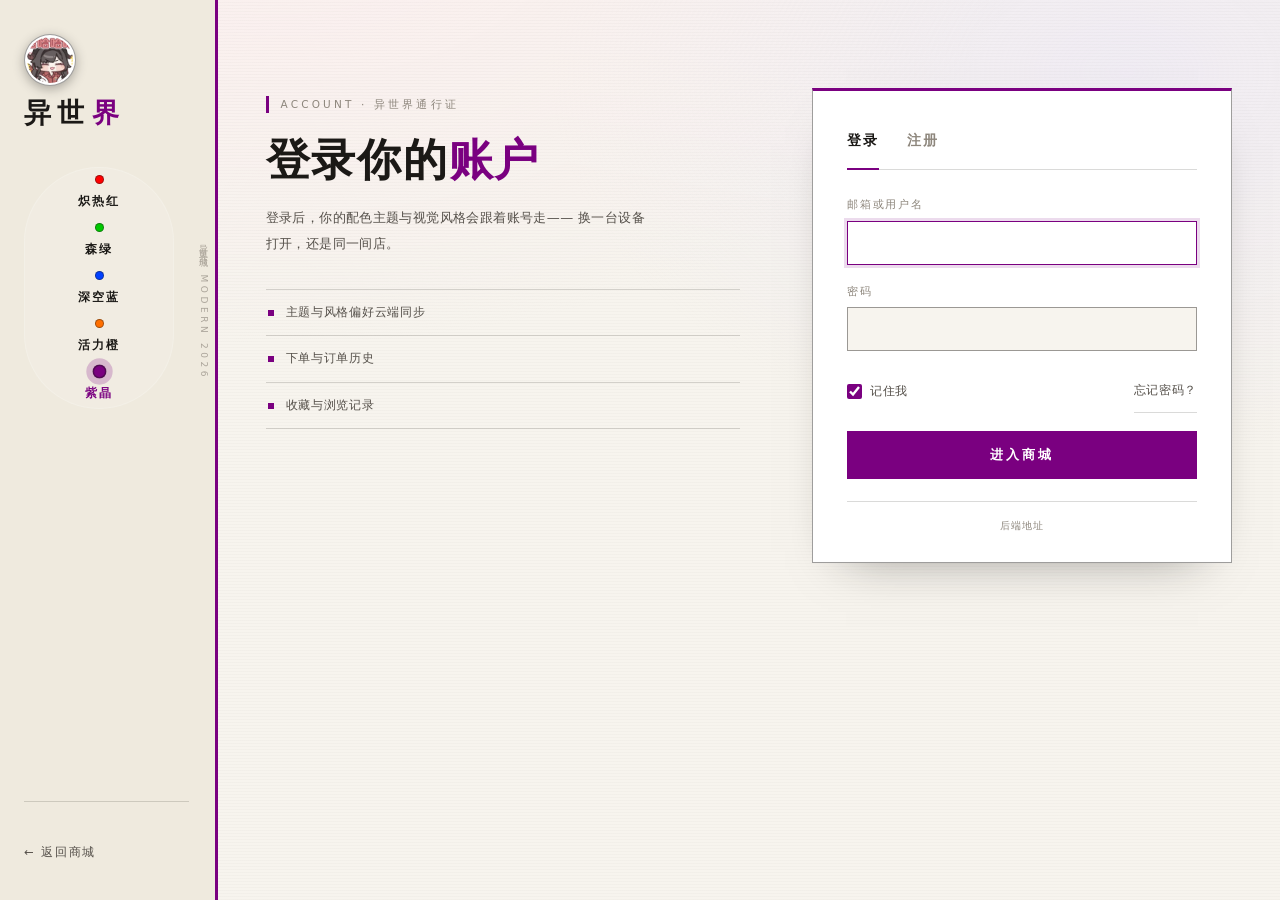
<file: admin.html>
<!DOCTYPE html>
<html lang="zh-CN">
<head>
  <meta charset="UTF-8">
  <meta name="viewport" content="width=device-width, initial-scale=1.0">
  <title>管理后台 · 异世界商城</title>
  <link rel="icon" href="favicon.svg" type="image/svg+xml">
  <link rel="stylesheet" href="css/style.css">
  <link rel="stylesheet" href="css/visual-spine.css">
  <link rel="stylesheet" href="css/admin.css">
</head>
<body class="visual-spine admin-page" data-admin-page="admin">

  <a class="skip-link" href="#adminMain">跳到后台内容</a>

  <div class="container">
    <header class="header">
      <div class="brand">
        <img src="img/red.webp" alt="" class="logo" width="52" height="52">
        <span class="brand-name">异世<span class="brand-accent">界</span></span>
      </div>

      <nav aria-label="主题切换">
        <ul class="theme-tabs" role="tablist">
          <li><button class="theme-tab" data-theme="red" type="button"><span class="swatch" style="background:#ff0000"></span><span class="label">炽热红</span></button></li>
          <li><button class="theme-tab" data-theme="green" type="button"><span class="swatch" style="background:#00c800"></span><span class="label">森绿</span></button></li>
          <li><button class="theme-tab" data-theme="blue" type="button"><span class="swatch" style="background:#0040ff"></span><span class="label">深空蓝</span></button></li>
          <li><button class="theme-tab" data-theme="orange" type="button"><span class="swatch" style="background:#ff6f00"></span><span class="label">活力橙</span></button></li>
          <li><button class="theme-tab active" data-theme="purple" type="button"><span class="swatch" style="background:#7A0080"></span><span class="label">紫晶</span></button></li>
        </ul>
      </nav>

      <p class="who-am-i" id="whoAmI">校验身份中…</p>

      <div class="auth-spine-links">
        <a href="index.html" class="auth-back">← 商城</a>
        <a href="merchant.html" class="auth-back">商家后台</a>
      </div>
    </header>

    <main class="main-content" id="adminMain">
      <section class="admin-shell">
        <header class="admin-head">
          <p class="admin-kicker">ADMIN · 管理后台</p>
          <h1 class="admin-title">账号与<span class="admin-em">权限</span></h1>
          <p class="admin-sub">
            普通用户可以下单；商家可以管理商品与发货；管理员还管用户和角色。
            角色改动立即生效，对方下次请求就会被拦或放行。
          </p>
        </header>

        <section class="admin-section">
          <h2 class="section-label">
            用户列表
            <input type="search" id="userSearch" class="search-input" placeholder="搜邮箱或用户名" maxlength="100">
          </h2>

          <div class="table-wrap">
            <table class="data-table">
              <thead>
                <tr>
                  <th scope="col">ID</th>
                  <th scope="col">用户</th>
                  <th scope="col">角色</th>
                  <th scope="col">注册</th>
                  <th scope="col">最近登录</th>
                  <th scope="col">操作</th>
                </tr>
              </thead>
              <tbody id="userRows">
                <tr><td colspan="6" class="hint">加载中…</td></tr>
              </tbody>
            </table>
          </div>
        </section>

        <section class="admin-section">
          <h2 class="section-label">权限说明</h2>
          <dl class="role-matrix">
            <div class="role-row">
              <dt>普通用户</dt>
              <dd>浏览商品、下单、声明已付款、查看自己的订单</dd>
            </div>
            <div class="role-row">
              <dt>商家</dt>
              <dd>以上全部，外加：商品上下架与库存调整、查看全部订单并点「发货」、经营统计</dd>
            </div>
            <div class="role-row">
              <dt>管理员</dt>
              <dd>以上全部，外加：用户列表、改角色、停用账号。管理员不能给自己降权。</dd>
            </div>
          </dl>
        </section>
      </section>
    </main>
  </div>

  <script src="js/theme.js?v=1" defer></script>
  <script src="js/admin.js?v=1" defer></script>
</body>
</html>
</file>
<file: css/style.css>
*, *::before, *::after {
    margin: 0;
    padding: 0;
    box-sizing: border-box;
}

:root {
    --theme-color: #7A0080;
    --theme-color-dark: #5a0060;
    --theme-color-light: #a039a6;
    --theme-color-glow: rgba(122, 0, 128, 0.45);

    --radius-xs: 4px;
    --radius-sm: 8px;
    --radius-md: 12px;
    --radius-lg: 18px;
    --radius-xl: 28px;
    --radius-pill: 999px;

    --shadow-xs: 0 1px 3px rgba(0, 0, 0, 0.06);
    --shadow-sm: 0 4px 12px rgba(0, 0, 0, 0.08);
    --shadow-md: 0 8px 24px rgba(0, 0, 0, 0.12);
    --shadow-lg: 0 16px 48px rgba(0, 0, 0, 0.18);
    --shadow-xl: 0 24px 64px rgba(0, 0, 0, 0.25);
    --shadow-glow: 0 0 0 3px rgba(255, 255, 255, 0.9), 0 6px 20px rgba(0, 0, 0, 0.35);

    --ease-out: cubic-bezier(0.22, 1, 0.36, 1);
    --ease-bounce: cubic-bezier(0.34, 1.56, 0.64, 1);
    --ease-spring: cubic-bezier(0.68, -0.55, 0.265, 1.55);

    --bg-page: #eef1f8;
    --bg-card: #ffffff;
    --bg-subtle: #f5f6fc;
    --text-primary: #0f1729;
    --text-secondary: #4b5573;
    --text-muted: #8b92a5;
    --border: #e3e6ef;
    --price-color: #e11d48;
    --badge-hot: #ef4444;
    --badge-new: #22c55e;
    --badge-sale: #f97316;
}

html {
    font-size: 16px;
    scroll-behavior: smooth;
}

body {
    font-family: -apple-system, BlinkMacSystemFont, "Segoe UI", "PingFang SC",
        "Hiragino Sans GB", "Microsoft YaHei", Roboto, "Helvetica Neue", Arial, sans-serif;
    background-color: var(--bg-page);
    min-height: 100vh;
    color: var(--text-primary);
    line-height: 1.6;
    -webkit-font-smoothing: antialiased;
    -moz-osx-font-smoothing: grayscale;
    position: relative;
    overflow-x: hidden;
}

.bg-decor {
    position: fixed;
    inset: 0;
    pointer-events: none;
    z-index: 0;
    overflow: hidden;
}

.blob {
    position: absolute;
    border-radius: 50%;
    filter: blur(80px);
    opacity: 0.35;
    animation: float-blob 18s ease-in-out infinite;
}

.blob-1 {
    width: 520px;
    height: 520px;
    background: radial-gradient(circle, var(--theme-color), transparent 70%);
    top: -160px;
    left: -120px;
    animation-delay: 0s;
}

.blob-2 {
    width: 440px;
    height: 440px;
    background: radial-gradient(circle, var(--theme-color-light), transparent 70%);
    bottom: -120px;
    right: -80px;
    animation-delay: -6s;
}

.blob-3 {
    width: 320px;
    height: 320px;
    background: radial-gradient(circle, var(--theme-color-dark), transparent 70%);
    top: 45%;
    left: 50%;
    transform: translate(-50%, -50%);
    animation-delay: -12s;
}

@keyframes float-blob {
    0%, 100% { transform: translate(0, 0) scale(1); }
    33%      { transform: translate(40px, -30px) scale(1.08); }
    66%      { transform: translate(-30px, 40px) scale(0.95); }
}

::-webkit-scrollbar {
    width: 8px;
    height: 8px;
}
::-webkit-scrollbar-track {
    background: transparent;
}
::-webkit-scrollbar-thumb {
    background: rgba(0, 0, 0, 0.18);
    border-radius: var(--radius-pill);
    border: 2px solid transparent;
    background-clip: padding-box;
}
::-webkit-scrollbar-thumb:hover {
    background: rgba(0, 0, 0, 0.32);
    background-clip: padding-box;
    border: 2px solid transparent;
}

.container {
    position: relative;
    z-index: 1;
    width: min(94%, 1240px);
    margin: 20px auto;
    border-radius: var(--radius-xl);
    background-color: var(--bg-card);
    backdrop-filter: blur(20px);
    box-shadow: var(--shadow-xl);
    overflow: visible;
    min-height: calc(100vh - 40px);
    display: flex;
    flex-direction: column;
    border: 1px solid rgba(255, 255, 255, 0.6);
}

.header, .nav, .footer {
    transition: background-color 0.35s var(--ease-out);
}

.header {
    display: flex;
    justify-content: space-between;
    align-items: center;
    padding: 14px 28px;
    gap: 20px;
    background: linear-gradient(135deg, var(--theme-color) 0%, var(--theme-color-dark) 100%);
    color: white;
    box-shadow: 0 2px 20px rgba(0, 0, 0, 0.18);
    position: relative;
    z-index: 5;
    border-radius: var(--radius-xl) var(--radius-xl) 0 0;
    overflow: hidden;
}

.brand {
    display: flex;
    align-items: center;
    gap: 12px;
}

.logo {
    height: 48px;
    width: 48px;
    border-radius: var(--radius-sm);
    object-fit: cover;
    box-shadow: 0 3px 12px rgba(0, 0, 0, 0.3), inset 0 0 0 2px rgba(255, 255, 255, 0.3);
    background: #fff;
    padding: 2px;
}

.brand-name {
    font-size: 22px;
    font-weight: 800;
    letter-spacing: -0.5px;
    color: #fff;
}

.brand-accent {
    background: linear-gradient(90deg, #fff, rgba(255, 255, 255, 0.65));
    -webkit-background-clip: text;
    background-clip: text;
    -webkit-text-fill-color: transparent;
    padding-left: 2px;
}

.theme-tabs {
    list-style: none;
    display: flex;
    gap: 8px;
    align-items: center;
    padding: 4px;
    background: rgba(255, 255, 255, 0.12);
    border-radius: var(--radius-pill);
    border: 1px solid rgba(255, 255, 255, 0.18);
}

.theme-tab {
    cursor: pointer;
    display: flex;
    flex-direction: column;
    align-items: center;
    gap: 3px;
    padding: 5px 10px;
    border-radius: var(--radius-pill);
    transition: all 0.25s var(--ease-out);
    user-select: none;
}

.theme-tab .swatch {
    width: 28px;
    height: 28px;
    border: 2px solid rgba(255, 255, 255, 0.5);
    border-radius: 50%;
    transition: all 0.3s var(--ease-bounce);
    box-shadow: 0 2px 6px rgba(0, 0, 0, 0.2);
}

.theme-tab .label {
    font-size: 10px;
    color: rgba(255, 255, 255, 0.75);
    font-weight: 600;
    white-space: nowrap;
}

.theme-tab:hover {
    background: rgba(255, 255, 255, 0.15);
}

.theme-tab:hover .swatch {
    transform: scale(1.15);
}

.theme-tab.active {
    background: rgba(255, 255, 255, 0.95);
    box-shadow: 0 4px 12px rgba(0, 0, 0, 0.2);
}

.theme-tab.active .swatch {
    transform: scale(1.2);
    border-color: transparent;
    box-shadow: 0 0 0 2px rgba(0, 0, 0, 0.1), 0 3px 10px rgba(0, 0, 0, 0.25);
}

.theme-tab.active .label {
    color: var(--theme-color-dark);
}

.red    { background-color: #ff0000; }
.green  { background-color: #00c800; }
.blue   { background-color: #0040ff; }
.orange { background-color: #ff6f00; }
.purple { background-color: #7A0080; }

.nav {
    padding: 0 28px;
    background: linear-gradient(180deg, rgba(0, 0, 0, 0.04), transparent);
    backdrop-filter: blur(14px);
    border-bottom: 1px solid var(--border);
    background-color: rgba(255, 255, 255, 0.92);
    position: sticky;
    top: 0;
    z-index: 50;
}

.hamburger {
    display: none;
    background: none;
    border: none;
    cursor: pointer;
    padding: 14px 0;
    flex-direction: column;
    gap: 5px;
}

.hamburger.active {
    background: var(--theme-color-dark);
    border-radius: 12px;
    padding: 12px 14px;
    box-shadow: 0 4px 14px rgba(0, 0, 0, 0.25);
}

.hamburger span {
    display: block;
    width: 26px;
    height: 3px;
    background-color: var(--theme-color);
    border-radius: 2px;
    transition: all 0.35s var(--ease-out);
}

.hamburger.active span:nth-child(1) {
    transform: translateY(8px) rotate(45deg);
    background-color: #fff;
}
.hamburger.active span:nth-child(2) {
    opacity: 0;
}
.hamburger.active span:nth-child(3) {
    transform: translateY(-8px) rotate(-45deg);
    background-color: #fff;
}

.nav-menu {
    list-style: none;
    display: flex;
    gap: 0;
}

.nav-item {
    position: relative;
}

.nav-link {
    display: block;
    padding: 16px 22px;
    text-decoration: none;
    color: var(--text-secondary);
    font-size: 15px;
    font-weight: 600;
    transition: color 0.25s ease, background-color 0.25s ease;
    position: relative;
}

.nav-link::after {
    content: "";
    position: absolute;
    left: 50%;
    bottom: 0;
    width: 0;
    height: 3px;
    background: linear-gradient(90deg, var(--theme-color), var(--theme-color-light));
    transform: translateX(-50%);
    transition: width 0.35s var(--ease-out);
    border-radius: 3px;
}

.nav-link:hover {
    color: var(--theme-color-dark);
    background: linear-gradient(180deg, rgba(122, 0, 128, 0.05), transparent);
}

.nav-link:hover::after {
    width: 60%;
}

.submenu {
    position: absolute;
    top: 100%;
    left: 0;
    list-style: none;
    min-width: 190px;
    background: var(--bg-card);
    border-radius: var(--radius-md);
    box-shadow: var(--shadow-lg);
    opacity: 0;
    visibility: hidden;
    transform: translateY(-12px) scale(0.96);
    transition: opacity 0.3s var(--ease-out), transform 0.3s var(--ease-spring), visibility 0.3s;
    z-index: 100;
    overflow: visible;
    border: 1px solid var(--border);
    padding: 6px;
    padding-top: 10px;
}

/* 透明桥接区：跨越导航项与子菜单之间的空隙，确保鼠标移动时 hover 不断开 */
.submenu::after {
    content: "";
    position: absolute;
    top: -10px;
    left: 0;
    right: 0;
    height: 10px;
}

.submenu::before {
    content: "";
    position: absolute;
    top: -6px;
    left: 22px;
    width: 12px;
    height: 12px;
    background: var(--bg-card);
    border-left: 1px solid var(--border);
    border-top: 1px solid var(--border);
    transform: rotate(45deg);
}

.submenu li {
    position: relative;
}

.submenu li a {
    display: block;
    padding: 10px 16px;
    text-decoration: none;
    color: var(--text-secondary);
    font-size: 14px;
    font-weight: 500;
    transition: all 0.22s var(--ease-out);
    border-radius: var(--radius-sm);
    margin: 2px 0;
}

.submenu li a:hover {
    background: linear-gradient(90deg, var(--theme-color), var(--theme-color-light));
    color: #fff;
    padding-left: 22px;
    box-shadow: 0 2px 8px rgba(122, 0, 128, 0.3);
}

.has-sub > a::after {
    content: "›";
    float: right;
    font-size: 16px;
    opacity: 0.6;
    line-height: 1;
    transition: transform 0.25s ease;
}

.nav-item:hover > .submenu {
    opacity: 1;
    visibility: visible;
    transform: translateY(0) scale(1);
}

.submenu .submenu-level2 {
    top: -6px;
    left: calc(100% + 8px);
    transform: translateX(-12px) scale(0.96);
}

.submenu .submenu-level2::before {
    top: 16px;
    left: -6px;
    border-left: none;
    border-top: none;
    border-right: 1px solid var(--border);
    border-bottom: 1px solid var(--border);
}

.submenu .has-sub:hover > .submenu-level2 {
    opacity: 1;
    visibility: visible;
    transform: translateX(0) scale(1);
}

.main-content {
    flex: 1;
    display: flex;
    flex-direction: column;
    background: linear-gradient(180deg, rgba(245, 246, 252, 0.5) 0%, var(--bg-subtle) 100%);
}

.hero {
    position: relative;
    padding: 48px 36px;
    margin: 28px 28px 0;
    border-radius: var(--radius-lg);
    overflow: hidden;
    background: linear-gradient(135deg,
        var(--theme-color-dark) 0%,
        var(--theme-color) 50%,
        var(--theme-color-light) 100%);
    box-shadow: 0 12px 40px var(--theme-color-glow);
    color: #fff;
    isolation: isolate;
}

.hero::before {
    content: "";
    position: absolute;
    inset: 0;
    background-image:
        radial-gradient(circle at 20% 30%, rgba(255, 255, 255, 0.15) 0%, transparent 45%),
        radial-gradient(circle at 80% 70%, rgba(255, 255, 255, 0.1) 0%, transparent 40%);
    z-index: -1;
}

.hero-inner {
    position: relative;
    z-index: 2;
    max-width: 68%;
}

.hero-tag {
    display: inline-block;
    padding: 6px 14px;
    background: rgba(255, 255, 255, 0.2);
    border-radius: var(--radius-pill);
    font-size: 12px;
    font-weight: 700;
    letter-spacing: 1px;
    margin-bottom: 14px;
    border: 1px solid rgba(255, 255, 255, 0.3);
    backdrop-filter: blur(8px);
}

.hero-title {
    font-size: clamp(26px, 4vw, 42px);
    font-weight: 800;
    line-height: 1.2;
    letter-spacing: -0.5px;
    margin-bottom: 14px;
    text-shadow: 0 2px 10px rgba(0, 0, 0, 0.15);
}

.hero-highlight {
    background: linear-gradient(90deg, #fff5a0, #ffffff);
    -webkit-background-clip: text;
    background-clip: text;
    -webkit-text-fill-color: transparent;
    position: relative;
}

.hero-highlight::after {
    content: "";
    position: absolute;
    left: 0;
    bottom: 2px;
    width: 100%;
    height: 4px;
    background: rgba(255, 255, 255, 0.4);
    border-radius: 2px;
}

.hero-desc {
    font-size: 15px;
    opacity: 0.9;
    line-height: 1.7;
}

.hero-cta {
    margin-top: 18px;
    padding: 12px 32px;
    font-size: 15px;
    font-weight: 700;
    color: #fff;
    background: linear-gradient(135deg, var(--theme-color, #7A0080), var(--theme-color-dark, #5a0060));
    border: none;
    border-radius: 50px;
    cursor: pointer;
    box-shadow: 0 4px 16px rgba(122, 0, 128, 0.35);
    transition: transform 0.2s ease, box-shadow 0.25s ease;
    letter-spacing: 1px;
}

.hero-cta:hover {
    transform: translateY(-2px);
    box-shadow: 0 8px 24px rgba(122, 0, 128, 0.45);
}

.hero-cta:active {
    transform: scale(0.96);
}

.hero-orb {
    position: absolute;
    right: -40px;
    top: 50%;
    transform: translateY(-50%);
    width: 280px;
    height: 280px;
    border-radius: 50%;
    background: radial-gradient(circle at 30% 30%, rgba(255, 255, 255, 0.4), rgba(255, 255, 255, 0.05) 60%, transparent 75%);
    box-shadow: inset 0 0 60px rgba(255, 255, 255, 0.2);
    animation: orb-pulse 4s ease-in-out infinite;
    z-index: 1;
}

@keyframes orb-pulse {
    0%, 100% { transform: translateY(-50%) scale(1); opacity: 0.8; }
    50%      { transform: translateY(-50%) scale(1.08); opacity: 1; }
}

.filter-bar {
    padding: 0 28px;
    margin-top: 24px;
}

.content-tabs {
    list-style: none;
    display: flex;
    gap: 6px;
    padding: 6px;
    background: rgba(0, 0, 0, 0.04);
    border-radius: var(--radius-pill);
    width: fit-content;
    border: 1px solid rgba(0, 0, 0, 0.06);
}

.content-tab {
    padding: 10px 22px;
    cursor: pointer;
    font-size: 14px;
    font-weight: 600;
    color: var(--text-secondary);
    border-radius: var(--radius-pill);
    transition: all 0.3s var(--ease-out);
    user-select: none;
    white-space: nowrap;
    position: relative;
}

.content-tab:hover {
    color: var(--theme-color-dark);
    background: rgba(122, 0, 128, 0.06);
}

.content-tab.active {
    color: #fff;
    background: linear-gradient(135deg, var(--theme-color), var(--theme-color-light));
    box-shadow: 0 4px 16px var(--theme-color-glow);
    transform: translateY(-1px);
}

.content-panels {
    list-style: none;
    padding: 24px 28px 36px;
    flex: 1;
}

.content-panel {
    display: none;
    animation: panel-in 0.4s var(--ease-out);
}

.content-panel.active {
    display: block;
}

@keyframes panel-in {
    from { opacity: 0; transform: translateY(14px); }
    to   { opacity: 1; transform: translateY(0); }
}

.content-panel h2 {
    font-size: 22px;
    font-weight: 700;
    color: var(--text-primary);
    margin-bottom: 20px;
    display: flex;
    align-items: center;
    gap: 10px;
}

.content-panel h2::after {
    content: "";
    flex: 1;
    height: 2px;
    background: linear-gradient(90deg, var(--border), transparent);
}

.product-list {
    list-style: none;
    display: grid;
    grid-template-columns: repeat(auto-fill, minmax(220px, 1fr));
    gap: 18px;
}

.product-item {
    position: relative;
    border-radius: var(--radius-md);
    padding: 24px 18px 20px;
    text-align: center;
    background: var(--bg-card);
    border: 1px solid var(--border);
    transition: transform 0.35s var(--ease-out), box-shadow 0.35s var(--ease-out), border-color 0.3s ease;
    cursor: pointer;
    overflow: visible;
}

.product-item::before {
    content: "";
    position: absolute;
    inset: 0;
    border-radius: inherit;
    background: linear-gradient(145deg, rgba(122, 0, 128, 0.06), transparent 50%);
    opacity: 0;
    transition: opacity 0.35s ease;
    pointer-events: none;
}

.product-item:hover {
    transform: translateY(-8px);
    box-shadow: 0 20px 48px rgba(0, 0, 0, 0.14), 0 0 0 1px var(--theme-color-light);
    border-color: transparent;
}

.product-item:hover::before {
    opacity: 1;
}

.product-item.rank-1 {
    border-color: rgba(239, 68, 68, 0.3);
    box-shadow: 0 4px 16px rgba(239, 68, 68, 0.12);
}
.product-item.rank-2 {
    border-color: rgba(148, 163, 184, 0.4);
}
.product-item.rank-3 {
    border-color: rgba(249, 115, 22, 0.3);
}

.product-item.on-sale {
    border-color: var(--badge-sale);
    background: linear-gradient(160deg, rgba(249, 115, 22, 0.05), var(--bg-card));
}

.product-badge {
    position: absolute;
    top: -10px;
    left: 50%;
    transform: translateX(-50%);
    padding: 3px 12px;
    font-size: 11px;
    font-weight: 700;
    color: #fff;
    border-radius: var(--radius-pill);
    background: var(--badge-hot);
    box-shadow: 0 3px 10px rgba(0, 0, 0, 0.2);
    letter-spacing: 0.5px;
}

.product-badge.new { background: var(--badge-new); }
.product-badge.sale { background: var(--badge-sale); }

.rank-badge {
    position: absolute;
    top: 10px;
    right: 10px;
    font-size: 22px;
    filter: drop-shadow(0 2px 4px rgba(0, 0, 0, 0.2));
}

.product-img {
    font-size: 64px;
    margin: 4px 0 14px;
    transition: transform 0.4s var(--ease-bounce);
    line-height: 1;
    display: flex;
    align-items: center;
    justify-content: center;
}

/* 二次元商品图：统一圆角 + 柔和投影，悬停时随卡片一起弹动 */
.product-img img {
    display: block;
    width: 132px;
    height: 132px;
    object-fit: cover;
    border-radius: 16px;
    box-shadow: 0 6px 18px rgba(0, 0, 0, 0.12);
    transition: box-shadow 0.35s var(--ease-out);
}

.product-item:hover .product-img img {
    box-shadow: 0 10px 26px rgba(0, 0, 0, 0.18);
}

.product-item:hover .product-img {
    transform: scale(1.08) rotate(-3deg);
}

.product-name {
    font-size: 15px;
    font-weight: 600;
    color: var(--text-primary);
    margin-bottom: 6px;
}

.product-meta {
    font-size: 12px;
    color: var(--text-muted);
    margin-bottom: 10px;
}

.product-price {
    font-size: 20px;
    font-weight: 800;
    color: var(--price-color);
}

.product-price data {
    text-decoration: none;
}

.footer {
    background: linear-gradient(135deg, var(--theme-color-dark), var(--theme-color));
    color: rgba(255, 255, 255, 0.9);
    padding: 20px 28px;
    font-size: 13px;
    text-align: center;
    border-radius: 0 0 var(--radius-xl) var(--radius-xl);
    overflow: hidden;
}

.footer-inner {
    display: flex;
    align-items: center;
    justify-content: center;
    gap: 12px;
    flex-wrap: wrap;
}

.footer-divider {
    opacity: 0.6;
}

#debugToggle {
    position: fixed;
    right: 24px;
    bottom: 24px;
    width: 54px;
    height: 54px;
    border-radius: 50%;
    border: none;
    background: linear-gradient(135deg, var(--theme-color), var(--theme-color-dark));
    color: #fff;
    font-size: 22px;
    cursor: pointer;
    box-shadow: var(--shadow-lg);
    transition: all 0.3s var(--ease-out);
    z-index: 9999;
}

#debugToggle:hover {
    transform: scale(1.1) rotate(6deg);
    box-shadow: 0 12px 32px var(--theme-color-glow);
}

#debugToggle:active {
    transform: scale(0.95);
}

body.mobile-view .container {
    max-width: 420px;
    margin: 10px auto;
    width: 96%;
    border-radius: var(--radius-lg);
}

body.mobile-view .header {
    padding: 12px 16px;
}

body.mobile-view .brand-name {
    display: none;
}

body.mobile-view .theme-tabs {
    gap: 4px;
    flex: 1;
    min-width: 0;
    padding: 3px;
}

body.mobile-view .theme-tab {
    padding: 3px 6px;
}

body.mobile-view .theme-tab .swatch {
    width: 24px;
    height: 24px;
}

body.mobile-view .theme-tab .label {
    display: none;
}

body.mobile-view .nav {
    padding: 0 16px;
    display: flex;
    flex-direction: column;
    align-items: stretch;
}

body.mobile-view .hamburger {
    display: flex;
    align-self: flex-end;
}

body.mobile-view .nav.open .nav-menu {
    display: flex;
    flex: 1;
}

body.mobile-view .nav-menu {
    display: none;
    flex-direction: column;
    background: var(--theme-color-dark);
    padding: 4px 16px 16px;
    overflow-y: auto;
}

body.mobile-view .nav-menu .nav-link {
    color: #fff;
    padding: 14px 0;
    font-size: 15px;
}

body.mobile-view .nav-menu .nav-link::after {
    background: #fff;
}

body.mobile-view .nav-menu .nav-item {
    border-bottom: 1px solid rgba(255, 255, 255, 0.15);
}

body.mobile-view .nav-menu .nav-item:last-child {
    border-bottom: none;
}

body.mobile-view .nav-menu .submenu {
    display: none;
    position: static;
    opacity: 1;
    visibility: visible;
    transform: none;
    box-shadow: none;
    min-width: 0;
    background: rgba(0, 0, 0, 0.2);
    border-radius: 0;
    border: none;
    padding: 0;
    margin: 0 -16px;
}

body.mobile-view .nav-menu .nav-item.expanded > .submenu {
    display: block;
}

body.mobile-view .nav-menu .submenu::before {
    display: none;
}

body.mobile-view .nav-menu .submenu li a {
    color: rgba(255, 255, 255, 0.85);
    padding: 12px 16px 12px 32px;
    font-size: 14px;
    background: none;
    margin: 0;
    border-radius: 0;
}

body.mobile-view .nav-menu .submenu li a:hover {
    background: rgba(255, 255, 255, 0.1);
    color: #fff;
    padding-left: 40px;
    box-shadow: none;
}

body.mobile-view .nav-menu .submenu .submenu-level2 {
    display: none;
    position: static;
    transform: none;
    background: rgba(0, 0, 0, 0.35);
    margin: 0 -16px;
}

body.mobile-view .nav-menu .has-sub.expanded > .submenu-level2 {
    display: block;
}

body.mobile-view .nav-menu .submenu .submenu-level2::before {
    display: none;
}

body.mobile-view .nav-menu .submenu .submenu-level2 li a {
    padding: 12px 16px 12px 48px;
}

body.mobile-view .nav-menu .has-sub > a::after {
    content: "▾";
    float: none;
    margin-left: 8px;
}

body.mobile-view .hero {
    padding: 28px 20px;
    margin: 16px 16px 0;
}

body.mobile-view .hero-inner {
    max-width: 100%;
}

body.mobile-view .hero-orb {
    width: 180px;
    height: 180px;
    opacity: 0.5;
    right: -30px;
}

body.mobile-view .filter-bar {
    padding: 0 16px;
}

body.mobile-view .content-tabs {
    width: 100%;
    overflow-x: auto;
    flex-wrap: nowrap;
    -webkit-overflow-scrolling: touch;
}

body.mobile-view .content-tab {
    padding: 8px 16px;
    font-size: 13px;
    flex-shrink: 0;
}

body.mobile-view .content-panels {
    padding: 20px 16px 28px;
}

body.mobile-view .product-list {
    grid-template-columns: repeat(2, 1fr);
    gap: 12px;
}

body.mobile-view .product-item {
    padding: 18px 12px 16px;
}

body.mobile-view .product-img {
    font-size: 48px;
}

body.mobile-view .product-img img {
    width: 96px;
    height: 96px;
    border-radius: 14px;
}

body.mobile-view .product-price {
    font-size: 17px;
}

@media (max-width: 768px) {
    .header {
        padding: 12px 16px;
    }

    .brand-name {
        display: none;
    }

    .theme-tabs {
        gap: 4px;
        flex: 1;
        min-width: 0;
        padding: 3px;
    }

    .theme-tab .swatch {
        width: 24px;
        height: 24px;
    }

    .theme-tab .label {
        display: none;
    }

    .nav {
        padding: 0 16px;
        display: flex;
        flex-direction: column;
        align-items: stretch;
    }

    .hamburger {
        display: flex;
        align-self: flex-end;
    }

    .nav.open .nav-menu {
        display: flex;
        flex: 1;
    }

    .nav-menu {
        display: none;
        flex-direction: column;
        background: var(--theme-color-dark);
        padding: 4px 16px 16px;
        overflow-y: auto;
    }

    .nav-menu .nav-link {
        color: #fff;
        padding: 14px 0;
    }

    .nav-menu .nav-link::after {
        background: #fff;
    }

    .nav-menu .nav-item {
        border-bottom: 1px solid rgba(255, 255, 255, 0.15);
    }

    .nav-menu .nav-menu .nav-item:last-child {
        border-bottom: none;
    }

    .nav-menu .submenu {
        display: none;
        position: static;
        opacity: 1;
        visibility: visible;
        transform: none;
        box-shadow: none;
        min-width: 0;
        background: rgba(0, 0, 0, 0.2);
        border-radius: 0;
        border: none;
        padding: 0;
        margin: 0 -16px;
    }

    .nav-menu .nav-item.expanded > .submenu {
        display: block;
    }

    .nav-menu .submenu::before {
        display: none;
    }

    .nav-menu .submenu li a {
        color: rgba(255, 255, 255, 0.85);
        padding: 12px 16px 12px 32px;
        font-size: 14px;
        background: none;
        margin: 0;
        border-radius: 0;
    }

    .nav-menu .submenu li a:hover {
        background: rgba(255, 255, 255, 0.1);
        color: #fff;
        padding-left: 40px;
        box-shadow: none;
    }

    .nav-menu .submenu .submenu-level2 {
        display: none;
        position: static;
        transform: none;
        background: rgba(0, 0, 0, 0.35);
        margin: 0 -16px;
    }

    .nav-menu .has-sub.expanded > .submenu-level2 {
        display: block;
    }

    .nav-menu .submenu .submenu-level2::before {
        display: none;
    }

    .nav-menu .submenu .submenu-level2 li a {
        padding: 12px 16px 12px 48px;
    }

    .nav-menu .has-sub > a::after {
        content: "▾";
        float: none;
        margin-left: 8px;
    }

    .hero {
        padding: 28px 20px;
        margin: 16px 16px 0;
    }

    .hero-orb {
        width: 180px;
        height: 180px;
        opacity: 0.5;
        right: -30px;
    }

    .filter-bar {
        padding: 0 16px;
    }

    .content-tabs {
        width: 100%;
        overflow-x: auto;
        flex-wrap: nowrap;
    }

    .content-tab {
        padding: 8px 16px;
        font-size: 13px;
        flex-shrink: 0;
    }

    .content-panels {
        padding: 20px 16px 28px;
    }

    .product-list {
        grid-template-columns: repeat(2, 1fr);
        gap: 12px;
    }

    .product-item {
        padding: 18px 12px 16px;
    }

    .product-img {
        font-size: 48px;
    }

    .product-img img {
        width: 104px;
        height: 104px;
        border-radius: 14px;
    }
}

/* ====== 图片走马灯（水平无缝滚动） ====== */
.carousel-section {
    padding: 0 28px;
    margin-top: 24px;
}

.carousel-header {
    display: flex;
    align-items: center;
    justify-content: space-between;
    margin-bottom: 12px;
}

.carousel-title {
    font-size: 18px;
    font-weight: 700;
    color: var(--text-primary);
    position: relative;
    padding-left: 14px;
}

.carousel-title::before {
    content: "";
    position: absolute;
    left: 0;
    top: 50%;
    transform: translateY(-50%);
    width: 4px;
    height: 18px;
    border-radius: 2px;
    background: linear-gradient(180deg, var(--theme-color), var(--theme-color-dark));
}

.carousel-hint {
    font-size: 12px;
    color: var(--text-muted);
    letter-spacing: 1px;
}

.carousel-window {
    width: 100%;
    height: 180px;
    overflow: hidden;
    border-radius: var(--radius-md);
    border: 1px solid var(--border);
    background: var(--bg-card);
    box-shadow: var(--shadow-sm);
}

#carouselList {
    list-style: none;
    padding: 0;
    margin: 0;
    display: flex;
    flex-direction: row;
    align-items: center;
    flex-shrink: 0;
    will-change: transform;
}

#carouselList>li {
    padding: 0 12px;
    flex-shrink: 0;
}

#carouselList>li img {
    width: 220px;
    height: 150px;
    object-fit: cover;
    border-radius: var(--radius-sm);
    display: block;
    box-shadow: var(--shadow-xs);
    transition: transform 0.3s var(--ease-bounce), box-shadow 0.3s var(--ease-out);
    border: 2px solid rgba(255, 255, 255, 0.6);
}

#carouselList>li img:hover {
    transform: scale(1.06) translateY(-3px);
    box-shadow: 0 10px 24px rgba(0, 0, 0, 0.18);
    border-color: var(--theme-color);
}

@media (max-width: 768px) {
    .carousel-section {
        padding: 0 16px;
    }
    .carousel-window {
        height: 140px;
    }
    #carouselList>li img {
        width: 160px;
        height: 110px;
    }
}
/* ==========================================================================
   可访问性与性能基线（增量追加，不改动任何既有规则）
   ========================================================================== */

/* 键盘焦点必须可见（WCAG 2.4.7） */
:focus-visible {
    outline: 2px solid var(--theme-color);
    outline-offset: 3px;
    border-radius: 4px;
}

/* 深色风格下焦点环需与背景有 3:1 对比 */
body.visual-gacha :focus-visible,
body.visual-editorial :focus-visible {
    outline-color: #ffd93d;
}

/* 尊重系统的"减少动效"设置（WCAG 2.3.3） */
@media (prefers-reduced-motion: reduce) {
    *,
    *::before,
    *::after {
        animation-duration: .01ms !important;
        animation-iteration-count: 1 !important;
        transition-duration: .01ms !important;
        scroll-behavior: auto !important;
    }
    .carousel-window ul,
    .banner-track {
        transform: none !important;
    }
}

/* 跳转链接：键盘用户可跳过重复导航（WCAG 2.4.1） */
.skip-link {
    position: absolute;
    left: 12px;
    top: -60px;
    z-index: 999;
    padding: 12px 20px;
    background: var(--theme-color);
    color: #fff;
    font-weight: 700;
    border-radius: 0 0 8px 8px;
    text-decoration: none;
    transition: top .2s ease;
}

.skip-link:focus {
    top: 0;
}

/* 屏幕阅读器专用文本 */
.visually-hidden {
    position: absolute;
    width: 1px;
    height: 1px;
    padding: 0;
    margin: -1px;
    overflow: hidden;
    clip: rect(0, 0, 0, 0);
    white-space: nowrap;
    border: 0;
}

/* ==========================================================================
   账户区（header 内）：未登录显示「登录」，登录后显示用户名 + 登出
   各视觉风格通过 --theme-color 自动换色，无需逐套覆盖
   ========================================================================== */
.user-area {
    display: flex;
    align-items: center;
    gap: 10px;
    margin-left: 6px;
    flex-shrink: 0;
}

.user-entry {
    display: inline-flex;
    align-items: center;
    justify-content: center;
    min-height: 40px;
    padding: 0 18px;
    border: 1px solid color-mix(in srgb, currentColor 42%, transparent);
    border-radius: 999px;
    color: inherit;
    opacity: .9;
    font-family: "PingFang SC", "Microsoft YaHei", system-ui, sans-serif;
    font-size: 13px;
    letter-spacing: .08em;
    text-decoration: none;
    transition: background-color .2s ease, color .2s ease;
}

.user-entry:hover,
.user-entry:focus-visible {
    background: color-mix(in srgb, currentColor 14%, transparent);
    border-color: color-mix(in srgb, currentColor 70%, transparent);
    opacity: 1;
}

.user-name {
    max-width: 140px;
    overflow: hidden;
    text-overflow: ellipsis;
    white-space: nowrap;
    color: inherit;
    opacity: .88;
    font-family: "PingFang SC", "Microsoft YaHei", system-ui, sans-serif;
    font-size: 13px;
    letter-spacing: .04em;
}

.user-logout {
    min-height: 40px;
    padding: 0 14px;
    border: 1px solid color-mix(in srgb, currentColor 34%, transparent);
    border-radius: 999px;
    background: transparent;
    color: inherit;
    opacity: .85;
    font-family: "PingFang SC", "Microsoft YaHei", system-ui, sans-serif;
    font-size: 12px;
    letter-spacing: .1em;
    cursor: pointer;
    transition: background-color .2s ease, border-color .2s ease;
}

.user-logout:hover {
    background: color-mix(in srgb, currentColor 14%, transparent);
    border-color: color-mix(in srgb, currentColor 65%, transparent);
    opacity: 1;
}

@media (max-width: 720px) {
    .user-name { max-width: 84px; font-size: 12px; }
    .user-entry { padding: 0 12px; min-height: 36px; font-size: 12px; }
    .user-logout { min-height: 36px; padding: 0 10px; font-size: 11px; }
}
/* 登录后账户区的功能链接（我的订单 / 商家后台 / 管理后台） */
.user-link {
    display: inline-flex;
    align-items: center;
    justify-content: center;
    min-height: 40px;
    padding: 0 14px;
    border: 1px solid color-mix(in srgb, currentColor 30%, transparent);
    border-radius: 999px;
    color: inherit;
    opacity: .88;
    font-family: "PingFang SC", "Microsoft YaHei", system-ui, sans-serif;
    font-size: 12.5px;
    letter-spacing: .08em;
    text-decoration: none;
    white-space: nowrap;
    transition: background-color .2s ease, border-color .2s ease, color .2s ease;
}

.user-link:hover,
.user-link:focus-visible {
    background: color-mix(in srgb, currentColor 14%, transparent);
    border-color: color-mix(in srgb, currentColor 70%, transparent);
    opacity: 1;
}

.user-link.is-role,
.user-link.is-admin {
    border-color: color-mix(in srgb, currentColor 55%, transparent);
    font-weight: 600;
    opacity: 1;
}

@media (max-width: 720px) {
    .user-link { min-height: 36px; padding: 0 10px; font-size: 11.5px; }
}
/* 账户区加进来后 header 容易挤爆：品牌名不换行，账户区允许折到下一行 */
.header .brand-name {
    white-space: nowrap;
}

.user-area {
    flex-wrap: wrap;
    justify-content: flex-end;
}

/* 空间紧张时整组换行，而不是把品牌名压断 */
.header {
    flex-wrap: wrap;
    row-gap: 10px;
}

/* 折行后账户区靠右，避免落到品牌下方的左侧 */
.user-area {
    margin-left: auto;
}


/* hero「立即抢购」点击后，商品区筛选栏短暂高亮，提示用户在这里选商品 */
.filter-bar.is-hint {
    animation: hintPulse 1.8s ease;
}

@keyframes hintPulse {
    0%, 100% { box-shadow: none; }
    20% { box-shadow: 0 0 0 3px var(--theme-color, #7A0080); }
    60% { box-shadow: 0 0 0 3px var(--theme-color, #7A0080); }
}


/* ==========================================================================
   图片加载失败兜底
   穿透/弱网下偶尔有图拉不下来，<img> 失败会留一块纯白，比没图更难看。
   给失败态一个纸色底 + 极淡的对角纹，视觉上像"待装裱的相框"。
   ========================================================================== */
img.img-failed {
    background-color: #eae3d8;
    background-image: repeating-linear-gradient(
        45deg,
        rgba(120, 110, 95, .06) 0 6px,
        transparent 6px 12px
    );
    opacity: .75;
    object-fit: contain;
}
</file>
<file: css/visual-spine.css>
/* ==========================================================================
   风格 F · 书脊长卷 (visual-spine)
   结构型主题：不是换材质，而是改版面骨架。
   - 左侧 260px sticky 书脊，靠 grid-row:1/-1 跨满整页，物理上不断
   - banner 与 hero 同占一个网格格，hero 纸条向左越过书脊线，两栏被钉成一页
   - 全页取消横向闭合：细线从书脊起、向右出血、左端不封口
   - 商品是价目台账，不是卡片网格
   作用域：body.visual-spine
   ========================================================================== */

body.visual-spine {
    /* 纸与墨 */
    --sp-paper: #f7f4ee;
    --sp-paper-deep: #efeade;
    --sp-ink: #1b1916;
    --sp-ink-soft: #55504a;
    --sp-ink-mute: #8d867c;
    --sp-rule: rgba(27, 25, 22, .16);
    --sp-rule-strong: rgba(27, 25, 22, .42);

    --sp-accent: var(--theme-color);

    /* 不等距节奏：均匀是"一页一页"，不等距才是文章 */
    --sp-gap-s: 18px;
    --sp-gap-m: 44px;
    --sp-gap-l: 96px;
    --sp-gap-xl: 148px;

    --bg-page: var(--sp-paper);
    --bg-card: transparent;
    --bg-subtle: var(--sp-paper-deep);
    --text-primary: var(--sp-ink);
    --text-secondary: var(--sp-ink-soft);
    --text-muted: var(--sp-ink-mute);
    --border: var(--sp-rule);
    --price-color: var(--sp-accent);

    background-color: var(--sp-paper);
    color: var(--sp-ink);
    font-family: "Songti SC", "SimSun", Georgia, "Noto Serif SC", serif;
    overflow-x: clip;
}

/* 一张不动的纸：fixed 背景层，滚动时不动，内容在上面滑过 */
body.visual-spine::before {
    content: "";
    position: fixed;
    inset: 0;
    z-index: 0;
    pointer-events: none;
    background:
        radial-gradient(1200px 700px at 22% -10%, rgba(255, 235, 240, .55), transparent 62%),
        radial-gradient(900px 600px at 88% 8%, rgba(232, 226, 250, .45), transparent 64%);
}

/* 纸纹：极淡的横向纤维 */
body.visual-spine::after {
    content: "";
    position: fixed;
    inset: 0;
    z-index: 0;
    pointer-events: none;
    background-image: repeating-linear-gradient(0deg,
        rgba(27, 25, 22, .022) 0 1px,
        transparent 1px 3px);
    opacity: .9;
}

body.visual-spine .bg-decor { display: none; }
body.visual-spine .banner-hint,
body.visual-spine .carousel-hint,
body.visual-spine .hero-orb { display: none; }

/* ---------- 骨架：书脊 + 内容栏 ---------- */
body.visual-spine .container {
    position: relative;
    z-index: 1;
    display: grid;
    grid-template-columns: clamp(216px, 17vw, 280px) minmax(0, 1fr);
    width: 100%;
    max-width: none;
    margin: 0;
    padding: 0;
    background: none;
    border: 0;
    border-radius: 0;
    box-shadow: none;
    backdrop-filter: none;
}

/* ---------- 书脊 ---------- */
body.visual-spine .header {
    grid-column: 1;
    grid-row: 1 / -1;
    position: sticky;
    top: 0;
    align-self: start;
    height: 100dvh;
    max-height: 100dvh;
    overflow: auto;
    margin: 0;
    padding: 34px 24px 26px 24px;
    display: flex;
    flex-direction: column;
    justify-content: flex-start;
    align-items: flex-start;
    gap: 0;
    background: transparent;
    border: 0;
    border-right: 1px solid var(--sp-rule-strong);
    border-radius: 0;
    box-shadow: none;
    scrollbar-width: none;
}

body.visual-spine .header::-webkit-scrollbar { width: 0; }

body.visual-spine .brand {
    display: flex;
    flex-direction: column;
    align-items: flex-start;
    gap: 14px;
    margin-bottom: 40px;
}

body.visual-spine .logo {
    width: 52px;
    height: 52px;
    border-radius: 50%;
    border: 1px solid var(--sp-rule-strong);
    filter: grayscale(.2);
}

body.visual-spine .brand-name {
    font-size: 27px;
    font-weight: 700;
    letter-spacing: .22em;
    line-height: 1;
    color: var(--sp-ink);
    -webkit-text-fill-color: var(--sp-ink);
    background: none;
    text-shadow: none;
}

body.visual-spine .brand-accent {
    color: var(--sp-accent);
    -webkit-text-fill-color: var(--sp-accent);
    background: none;
}

/* 5 色主题：竖排，色标 + 名称 */
body.visual-spine .header nav[aria-label="主题切换"] {
    width: 100%;
    margin-bottom: 34px;
}

body.visual-spine .theme-tabs {
    display: flex;
    flex-direction: column;
    gap: 0;
    width: 100%;
}

body.visual-spine .theme-tab {
    display: flex;
    align-items: center;
    gap: 10px;
    padding: 7px 0;
    border: 0;
    border-radius: 0;
    background: none;
    box-shadow: none;
    cursor: pointer;
    transition: none;
}

body.visual-spine .theme-tab:hover { transform: none; background: none; }

body.visual-spine .theme-tab .swatch {
    width: 9px;
    height: 9px;
    border-radius: 50%;
    border: 1px solid var(--sp-rule-strong);
    box-shadow: none;
    flex: 0 0 auto;
    transition: transform .2s ease, box-shadow .2s ease;
}

body.visual-spine .theme-tab .label {
    font-family: "PingFang SC", "Microsoft YaHei", system-ui, sans-serif;
    font-size: 11.5px;
    letter-spacing: .16em;
    color: var(--sp-ink-soft);
    transition: color .2s ease;
}

body.visual-spine .theme-tab:hover .label { color: var(--sp-ink); }

body.visual-spine .theme-tab.active {
    background: none;
    box-shadow: none;
}

body.visual-spine .theme-tab.active .swatch {
    transform: scale(1.55);
    box-shadow: 0 0 0 4px rgba(0, 0, 0, .06);
}

body.visual-spine .theme-tab.active .label {
    color: var(--sp-ink);
    font-weight: 700;
}

/* 5 套材质：竖排文字列 */
body.visual-spine .visual-switch {
    display: flex;
    flex-direction: column;
    align-items: flex-start;
    gap: 2px;
    padding: 18px 0 0;
    border: 0;
    border-top: 1px solid var(--sp-rule);
    border-radius: 0;
    background: none;
    box-shadow: none;
    width: 100%;
}

body.visual-spine .visual-btn {
    border: 0;
    border-radius: 0;
    background: none;
    box-shadow: none;
    padding: 6px 0;
    margin: 0;
    color: var(--sp-ink-soft);
    font-family: "PingFang SC", "Microsoft YaHei", system-ui, sans-serif;
    font-size: 11.5px;
    letter-spacing: .18em;
    cursor: pointer;
    text-align: left;
    transition: color .2s ease, letter-spacing .2s ease;
}

body.visual-spine .visual-btn:hover {
    color: var(--sp-ink);
    transform: none;
    background: none;
}

body.visual-spine .visual-btn.active {
    background: none;
    box-shadow: none;
    color: var(--sp-accent);
    font-weight: 700;
    letter-spacing: .26em;
}

/* 书脊底部刊名（竖排） */
body.visual-spine .header::after {
    content: "异世界商城 · MODERN 2026";
    position: absolute;
    right: 10px;
    top: 50%;
    bottom: auto;
    transform: translateY(-50%);
    writing-mode: vertical-rl;
    font-family: "PingFang SC", "Microsoft YaHei", system-ui, sans-serif;
    font-size: 9.5px;
    letter-spacing: .5em;
    color: var(--sp-ink-mute);
    opacity: .7;
    pointer-events: none;
    white-space: nowrap;
}

body.visual-spine .header { position: sticky; }

/* ---------- 内容栏：五行节奏 ---------- */
body.visual-spine .main-content {
    grid-column: 2;
    display: grid;
    grid-template-columns: minmax(0, 1fr);
    grid-template-rows: auto auto auto auto auto;
    row-gap: 0;
    margin: 0;
    padding: 0;
    background: none;
}

/* ---------- 舞台：banner 与 hero 同格 ---------- */
body.visual-spine .banner-carousel {
    grid-area: 1 / 1;
    position: relative;
    height: clamp(340px, 34vw, 500px);
    margin: 0;
    border: 0;
    border-radius: 0;
    box-shadow: none;
    overflow: hidden;
    -webkit-mask-image: none;
    mask-image: none;
}

body.visual-spine .banner-slide::after {
    background:
        linear-gradient(90deg, rgba(20, 18, 15, .70) 0%, rgba(20, 18, 15, .30) 46%, rgba(20, 18, 15, 0) 76%),
        linear-gradient(0deg, rgba(20, 18, 15, .55) 0%, transparent 52%);
}

body.visual-spine .banner-copy {
    top: 44px;
    bottom: auto;
    left: 40px;
    max-width: 46%;
}

body.visual-spine .banner-tag {
    background: var(--sp-accent);
    color: #fff;
    border: 0;
    border-radius: 0;
    padding: 4px 10px;
    font-family: "PingFang SC", "Microsoft YaHei", system-ui, sans-serif;
    font-size: 10px;
    letter-spacing: .2em;
    box-shadow: none;
}

body.visual-spine .banner-title {
    margin: 14px 0 10px;
    font-size: clamp(20px, 2.1vw, 29px);
    font-weight: 700;
    line-height: 1.32;
    letter-spacing: .02em;
    color: #fff;
    text-shadow: 0 2px 18px rgba(0, 0, 0, .55);
}

body.visual-spine .banner-text {
    font-family: "PingFang SC", "Microsoft YaHei", system-ui, sans-serif;
    font-size: 11.5px;
    letter-spacing: .08em;
    color: rgba(255, 255, 255, .78);
}

body.visual-spine .banner-cta {
    display: inline-block;
    margin-top: 14px;
    padding: 8px 18px;
    background: transparent;
    color: #fff;
    border: 1px solid rgba(255, 255, 255, .65);
    border-radius: 0;
    font-family: "PingFang SC", "Microsoft YaHei", system-ui, sans-serif;
    font-size: 11px;
    letter-spacing: .22em;
    box-shadow: none;
    transition: background .25s ease, color .25s ease, border-color .25s ease;
}

body.visual-spine .banner-cta:hover {
    background: var(--sp-accent);
    border-color: var(--sp-accent);
    transform: none;
}

body.visual-spine .banner-arrow {
    background: transparent;
    border: 1px solid rgba(255, 255, 255, .5);
    border-radius: 0;
    color: #fff;
    box-shadow: none;
    width: 40px;
    height: 40px;
    transition: background .25s ease, border-color .25s ease;
}

body.visual-spine .banner-arrow:hover { background: rgba(255, 255, 255, .14); transform: translateY(-50%); }  /* 必须保留垂直居中，否则 hover 时会跳到 top:50% */

body.visual-spine .banner-dots button {
    width: 22px;
    height: 2px;
    border-radius: 0;
    background: rgba(255, 255, 255, .38);
    border: 0;
}

body.visual-spine .banner-dots .active {
    background: #fff;
    width: 34px;
}

/* hero：骑在图片下沿的纸面横条，向左越过书脊线 */
body.visual-spine .hero {
    grid-area: 1 / 1;
    align-self: end;
    z-index: 3;
    position: relative;
    margin: 0;
    padding: 34px 0 40px;
    max-width: min(900px, 94%);
    background-color: var(--sp-paper);
    background-image: none;
    isolation: auto;
    overflow: visible;
    border: 0;
    border-top: 1px solid var(--sp-rule-strong);
    border-radius: 0;
    box-shadow: none;
    text-align: left;
}

body.visual-spine .hero::before { display: none; }

body.visual-spine .hero-inner {
    display: block;
    padding-right: 40px;
}

body.visual-spine .hero-tag {
    display: inline-block;
    margin: 0 0 14px;
    padding: 0;
    background: none;
    color: var(--sp-accent);
    border: 0;
    border-radius: 0;
    font-family: "PingFang SC", "Microsoft YaHei", system-ui, sans-serif;
    font-size: 10.5px;
    letter-spacing: .26em;
    box-shadow: none;
}

body.visual-spine .hero-title {
    margin: 0 0 12px;
    font-size: clamp(28px, 3.6vw, 46px);
    font-weight: 700;
    line-height: 1.18;
    letter-spacing: .06em;
    color: var(--sp-ink);
    text-shadow: none;
    max-width: none;
}

body.visual-spine .hero-highlight {
    color: var(--sp-accent);
    -webkit-text-fill-color: var(--sp-accent);
    background: none;
    font-style: normal;
    text-shadow: none;
}

body.visual-spine .hero-desc {
    margin: 0 0 20px;
    font-family: "PingFang SC", "Microsoft YaHei", system-ui, sans-serif;
    font-size: 12px;
    line-height: 1.9;
    letter-spacing: .04em;
    color: var(--sp-ink-mute);
    max-width: 30em;
}

body.visual-spine .hero-cta {
    display: inline-block;
    margin: 0;
    padding: 11px 26px;
    background: var(--sp-ink);
    color: var(--sp-paper);
    border: 1px solid var(--sp-ink);
    border-radius: 0;
    font-family: "PingFang SC", "Microsoft YaHei", system-ui, sans-serif;
    font-size: 11.5px;
    letter-spacing: .22em;
    font-weight: 600;
    box-shadow: none;
    transition: background .25s ease, color .25s ease, letter-spacing .25s ease;
}

body.visual-spine .hero-cta:hover {
    background: var(--sp-accent);
    border-color: var(--sp-accent);
    color: #fff;
    letter-spacing: .3em;
    transform: none;
}

/* ---------- 导航：舞台之下的表头 ---------- */
body.visual-spine .nav {
    grid-area: 2 / 1;
    position: sticky;
    top: 0;
    z-index: 10;
    margin: 0;
    padding: 0 40px;
    background: var(--sp-paper);
    border: 0;
    border-top: 1px solid var(--sp-rule-strong);
    border-bottom: 1px solid var(--sp-rule);
    border-radius: 0;
    box-shadow: none;
    display: flex;
    align-items: center;
    min-height: 54px;
}

body.visual-spine .nav-menu {
    display: flex;
    align-items: center;
    gap: 0;
    margin: 0;
    padding: 0;
    list-style: none;
}

body.visual-spine .nav-item { position: relative; }

body.visual-spine .nav-link {
    display: block;
    padding: 16px 18px 15px;
    border-radius: 0;
    background: none;
    color: var(--sp-ink);
    font-family: "PingFang SC", "Microsoft YaHei", system-ui, sans-serif;
    font-size: 12.5px;
    letter-spacing: .12em;
    font-weight: 600;
    transition: color .2s ease;
    min-height: 0;
}

body.visual-spine .nav-link::after {
    content: "";
    position: absolute;
    left: 18px;
    right: 18px;
    bottom: 0;
    height: 2px;
    width: auto;
    background: var(--sp-accent);
    transform: scaleX(0);
    transform-origin: left;
    transition: transform .28s cubic-bezier(.22, 1, .36, 1);
}

body.visual-spine .nav-link:hover,
body.visual-spine .nav-link.active {
    background: none;
    color: var(--sp-accent);
    transform: none;
}

body.visual-spine .nav-link:hover::after,
body.visual-spine .nav-link.active::after {
    transform: scaleX(1);
    width: auto;
}

body.visual-spine .submenu {
    background: var(--sp-paper);
    border: 0;
    border-top: 1px solid var(--sp-rule-strong);
    border-radius: 0;
    box-shadow: 0 18px 40px -26px rgba(27, 25, 22, .8);
    border-left: 1px solid var(--sp-rule);
    border-right: 1px solid var(--sp-rule);
    border-bottom: 1px solid var(--sp-rule);
}

body.visual-spine .submenu a {
    border-radius: 0;
    color: var(--sp-ink-soft);
    font-family: "PingFang SC", "Microsoft YaHei", system-ui, sans-serif;
    font-size: 12px;
    letter-spacing: .1em;
    padding: 10px 18px;
    min-height: 0;
    display: block;
}

body.visual-spine .submenu a:hover {
    background: var(--sp-paper-deep);
    color: var(--sp-accent);
}

body.visual-spine .hamburger { display: none; }

/* ---------- 胶带：横向全出血，首尾相接 ---------- */
body.visual-spine .carousel-section {
    grid-area: 3 / 1;
    margin: var(--sp-gap-l) 0 0;
    padding: 0;
    background: none;
    border: 0;
    border-radius: 0;
    box-shadow: none;
}

body.visual-spine .carousel-header {
    display: flex;
    align-items: baseline;
    justify-content: space-between;
    padding: 0 40px 14px;
    border-bottom: 1px solid var(--sp-rule);
}

body.visual-spine .carousel-title {
    margin: 0;
    font-size: 13px;
    font-weight: 700;
    letter-spacing: .28em;
    color: var(--sp-ink);
    text-shadow: none;
    background: none;
    padding: 0;
}

body.visual-spine .carousel-header::after {
    content: "SCROLL";
    font-family: "PingFang SC", "Microsoft YaHei", system-ui, sans-serif;
    font-size: 9px;
    letter-spacing: .4em;
    color: var(--sp-ink-mute);
}

body.visual-spine .carousel-window {
    margin: 0;
    padding: 0;
    width: 100%;
    height: clamp(130px, 14vw, 200px);
    overflow: hidden;
    border: 0;
    border-radius: 0;
    background: none;
    box-shadow: none;
}

body.visual-spine #carouselList {
    display: flex;
    align-items: center;
    height: 100%;
    margin: 0;
    padding: 0;
    list-style: none;
    gap: 0;
}

body.visual-spine #carouselList > li {
    flex: 0 0 auto;
    height: 100%;
    padding: 0;
    margin: 0;
    list-style: none;
}

body.visual-spine #carouselList > li img {
    display: block;
    height: 100%;
    width: auto;
    border: 0;
    border-radius: 0;
    box-shadow: none;
    filter: none;
    transition: opacity .3s ease;
}

body.visual-spine #carouselList > li img:hover {
    transform: none;
    opacity: .82;
}

/* ---------- 标签：台账表头 ---------- */
body.visual-spine .filter-bar {
    grid-area: 4 / 1;
    position: sticky;
    top: 54px;
    z-index: 9;
    margin: 0;
    padding: var(--sp-gap-m) 40px 0;
    background: var(--sp-paper);
    border: 0;
    border-bottom: 1px solid var(--sp-rule-strong);
    border-radius: 0;
    box-shadow: none;
}

body.visual-spine .content-tabs {
    display: flex;
    flex-wrap: wrap;
    gap: 0;
    margin: 0;
    padding: 0;
    border: 0;
    border-radius: 0;
    background: none;
    box-shadow: none;
    list-style: none;
}

body.visual-spine .content-tab {
    position: relative;
    padding: 0 26px 14px 0;
    border: 0;
    border-radius: 0;
    background: none;
    box-shadow: none;
    color: var(--sp-ink-mute);
    font-family: "PingFang SC", "Microsoft YaHei", system-ui, sans-serif;
    font-size: 12px;
    letter-spacing: .14em;
    font-weight: 600;
    transition: color .2s ease;
    min-height: 0;
}

body.visual-spine .content-tab:hover {
    background: none;
    color: var(--sp-ink);
    transform: none;
}

body.visual-spine .content-tab.active {
    background: none;
    box-shadow: none;
    color: var(--sp-ink);
}

body.visual-spine .content-tab.active::after {
    content: "";
    position: absolute;
    left: 0;
    right: 26px;
    bottom: -1px;
    height: 2px;
    background: var(--sp-accent);
}

/* ---------- 台账 ---------- */
body.visual-spine .content-panels {
    grid-area: 5 / 1;
    margin: 0;
    padding: 0 40px var(--sp-gap-xl);
    list-style: none;
    background: none;
    border: 0;
    box-shadow: none;
}

body.visual-spine .content-panel { display: none; }
body.visual-spine .content-panel.active { display: block; }

body.visual-spine .content-panel > h2 {
    margin: var(--sp-gap-m) 0 0;
    padding: 0 0 12px;
    border: 0;
    border-bottom: 2px solid var(--sp-ink);
    font-size: 15px;
    font-weight: 700;
    letter-spacing: .3em;
    color: var(--sp-ink);
    text-align: left;
    background: none;
}

body.visual-spine .content-panel > h2::after { display: none; }

body.visual-spine .product-list {
    display: block;
    margin: 0;
    padding: 0;
    list-style: none;
}

body.visual-spine .product-item {
    position: relative;
    display: grid;
    grid-template-columns: 200px minmax(0, 1fr) 150px;
    grid-template-rows: auto auto auto;
    grid-template-areas:
        "plate badge price"
        "plate name  price"
        "plate meta  price";
    column-gap: 30px;
    align-items: center;
    margin: 0;
    padding: 20px 0;
    background: none;
    border: 0;
    border-top: 1px solid var(--sp-rule);
    border-radius: 0;
    box-shadow: none;
    text-align: left;
    overflow: visible;
    transition: background-color .2s ease;
}

body.visual-spine .product-item::before,
body.visual-spine .product-item::after { display: none; }

body.visual-spine .product-item:hover {
    background-color: rgba(27, 25, 22, .025);
    transform: none;
    box-shadow: none;
    border-color: var(--sp-rule);
}

/* 图版：不做卡片，几乎直角，无阴影 */
body.visual-spine .product-img {
    grid-area: plate;
    grid-row: 1 / 4;
    display: block;
    margin: 0;
    padding: 0;
    min-height: 0;
    position: relative;
    justify-content: flex-start;
}

body.visual-spine .product-img::before { display: none; }

body.visual-spine .product-img img {
    display: block;
    width: 100%;
    aspect-ratio: 1 / 1;
    height: auto;
    object-fit: cover;
    border: 0;
    border-radius: 2px;
    box-shadow: none;
    filter: none;
    transition: transform .35s cubic-bezier(.22, 1, .36, 1), opacity .3s ease;
    mix-blend-mode: multiply;
}

body.visual-spine .product-item:hover .product-img img {
    transform: scale(1.03);
}

/* 每三行一次重音：图版更高、名字更大 */
body.visual-spine .product-item:nth-child(3n+2) {
    grid-template-columns: 236px minmax(0, 1fr) 150px;
    padding: 26px 0;
}

body.visual-spine .product-item:nth-child(3n+2) .product-name {
    font-size: 20px;
    letter-spacing: .02em;
}

/* 信息列 */
body.visual-spine .product-name {
    grid-area: name;
    margin: 0 0 6px;
    font-size: 16px;
    font-weight: 700;
    letter-spacing: .04em;
    color: var(--sp-ink);
    text-align: left;
    transition: color .2s ease;
}

body.visual-spine .product-item:hover .product-name { color: var(--sp-accent); }

body.visual-spine .product-meta {
    grid-area: meta;
    align-self: start;
    margin: 6px 0 0;
    font-family: "PingFang SC", "Microsoft YaHei", system-ui, sans-serif;
    font-size: 10.5px;
    letter-spacing: .1em;
    color: var(--sp-ink-mute);
    text-align: left;
}

/* 价格：定宽列 + 等宽数字 + 右对齐，这是台账读感的命脉 */
body.visual-spine .product-price {
    grid-area: price;
    grid-row: 1 / 4;
    margin: 0;
    text-align: right;
}

body.visual-spine .product-price data {
    font-family: "SF Mono", "Cascadia Mono", Consolas, ui-monospace, monospace;
    font-variant-numeric: tabular-nums;
    font-size: 16px;
    font-weight: 600;
    letter-spacing: .02em;
    color: var(--sp-ink);
    text-align: right;
    display: block;
    background: none;
    -webkit-text-fill-color: var(--sp-ink);
    transition: color .2s ease;
}

body.visual-spine .product-item:hover .product-price data {
    color: var(--sp-accent);
    -webkit-text-fill-color: var(--sp-accent);
}

/* 角标：表格里的旁注，不是浮起的胶囊 */
body.visual-spine .product-badge,
body.visual-spine .rank-badge {
    position: static;
    display: inline-block;
    margin: 0 0 4px;
    padding: 0;
    border: 0;
    border-radius: 0;
    background: none;
    box-shadow: none;
    color: var(--sp-accent);
    font-family: "PingFang SC", "Microsoft YaHei", system-ui, sans-serif;
    font-size: 9.5px;
    letter-spacing: .24em;
    font-weight: 700;
    line-height: 1;
}

body.visual-spine .product-badge.hot,
body.visual-spine .product-badge.new,
body.visual-spine .product-badge.sale,
body.visual-spine .product-badge:not(.hot):not(.new):not(.sale) {
    background: none;
    color: var(--sp-accent);
}

body.visual-spine .rank-badge {
    background: none;
    color: var(--sp-accent);
    font-size: 12px;
}

/* 信息列内把角标放最上面，用 flex column 排 */
body.visual-spine .product-item > .product-badge,
body.visual-spine .product-item > .rank-badge {
    grid-area: badge;
    align-self: end;
    justify-self: start;
}

/* ---------- 页脚：封底 ---------- */
body.visual-spine .footer {
    grid-column: 1 / -1;
    margin: 0;
    padding: 30px 40px 34px;
    background: var(--sp-ink);
    color: var(--sp-paper);
    border: 0;
    border-radius: 0;
    box-shadow: none;
}

body.visual-spine .footer small {
    color: rgba(247, 244, 238, .68);
    font-family: "PingFang SC", "Microsoft YaHei", system-ui, sans-serif;
    font-size: 10.5px;
    letter-spacing: .16em;
}

body.visual-spine .footer-divider { color: rgba(247, 244, 238, .35); }

/* ---------- 弹窗 / 调试按钮：沿用纸墨，不改结构 ---------- */
body.visual-spine .modal-mask { background: rgba(27, 25, 22, .5); backdrop-filter: blur(3px); -webkit-backdrop-filter: blur(3px); }

body.visual-spine .modal {
    background: var(--sp-paper);
    border: 1px solid var(--sp-rule-strong);
    border-radius: 0;
    box-shadow: 0 30px 70px -30px rgba(27, 25, 22, .9);
    color: var(--sp-ink);
}

body.visual-spine .modal-head { border-bottom: 1px solid var(--sp-rule); }

body.visual-spine .modal-title {
    background: none;
    -webkit-text-fill-color: var(--sp-ink);
    color: var(--sp-ink);
    font-size: 17px;
    font-weight: 700;
    letter-spacing: .16em;
}

body.visual-spine .modal-content label {
    color: var(--sp-ink-mute);
    font-family: "PingFang SC", "Microsoft YaHei", system-ui, sans-serif;
    font-size: 11.5px;
    letter-spacing: .1em;
}

body.visual-spine .modal-content input,
body.visual-spine .modal-content textarea {
    background: #fff;
    border: 1px solid var(--sp-rule);
    border-radius: 0;
    color: var(--sp-ink);
    font-family: "PingFang SC", "Microsoft YaHei", system-ui, sans-serif;
    font-size: 13px;
    padding: 10px 12px;
    min-height: 42px;
}

body.visual-spine .modal-content input:focus,
body.visual-spine .modal-content textarea:focus {
    outline: 2px solid var(--sp-accent);
    outline-offset: 1px;
}

body.visual-spine .btn-confirm {
    background: var(--sp-ink);
    color: var(--sp-paper);
    border: 1px solid var(--sp-ink);
    border-radius: 0;
    font-family: "PingFang SC", "Microsoft YaHei", system-ui, sans-serif;
    font-size: 12px;
    letter-spacing: .16em;
    font-weight: 600;
    box-shadow: none;
    min-height: 42px;
}

body.visual-spine .btn-confirm:hover { background: var(--sp-accent); border-color: var(--sp-accent); }

body.visual-spine .btn-cancel {
    background: transparent;
    color: var(--sp-ink);
    border: 1px solid var(--sp-rule-strong);
    border-radius: 0;
    font-family: "PingFang SC", "Microsoft YaHei", system-ui, sans-serif;
    font-size: 12px;
    letter-spacing: .16em;
    min-height: 42px;
}

body.visual-spine #debugToggle {
    background: var(--sp-ink);
    color: var(--sp-paper);
    border: 0;
    border-radius: 0;
    box-shadow: 0 8px 20px -8px rgba(27, 25, 22, .8);
    min-width: 44px;
    min-height: 44px;
}

body.visual-spine ::-webkit-scrollbar { width: 9px; }
body.visual-spine ::-webkit-scrollbar-track { background: var(--sp-paper); }
body.visual-spine ::-webkit-scrollbar-thumb { background: var(--sp-rule-strong); border-radius: 0; }
body.visual-spine ::selection { background: var(--sp-ink); color: var(--sp-paper); }

body.visual-spine :focus-visible {
    outline: 2px solid var(--sp-accent);
    outline-offset: 2px;
}

/* ---------- 响应式 ---------- */
@media (max-width: 1080px) {
    body.visual-spine .container { grid-template-columns: 216px minmax(0, 1fr); }
    body.visual-spine .header { padding: 30px 18px 24px; }
    body.visual-spine .banner-copy { max-width: 56%; }
    body.visual-spine .hero { margin-left: -48px; max-width: min(720px, 92%); }
    body.visual-spine .product-item { grid-template-columns: 156px minmax(0, 1fr) 130px; column-gap: 20px; }
    body.visual-spine .product-item:nth-child(3n+2) { grid-template-columns: 180px minmax(0, 1fr) 130px; }
    body.visual-spine .nav, body.visual-spine .filter-bar, body.visual-spine .content-panels, body.visual-spine .carousel-header { padding-left: 26px; padding-right: 26px; }
}

@media (max-width: 760px) {
    body.visual-spine .container { grid-template-columns: minmax(0, 1fr); }

    /* 书脊塌成顶栏 */
    body.visual-spine .header {
        grid-column: 1;
        grid-row: 1;
        position: static;
        height: auto;
        max-height: none;
        flex-direction: row;
        flex-wrap: wrap;
        align-items: center;
        gap: 10px 18px;
        padding: 16px 18px;
        border-right: 0;
        border-bottom: 1px solid var(--sp-rule-strong);
    }
    body.visual-spine .header::after { display: none; }
    body.visual-spine .brand { flex-direction: row; align-items: center; gap: 10px; margin: 0; }
    body.visual-spine .logo { width: 34px; height: 34px; }
    body.visual-spine .brand-name { font-size: 18px; letter-spacing: .16em; }
    body.visual-spine .header nav[aria-label="主题切换"] { width: auto; margin: 0; }
    body.visual-spine .theme-tabs { flex-direction: row; gap: 8px; }
    body.visual-spine .theme-tab { padding: 4px 0; }
    body.visual-spine .theme-tab .label { display: none; }
    body.visual-spine .visual-switch {
        flex-direction: row;
        flex-wrap: nowrap;
        overflow-x: auto;
        gap: 10px;
        padding: 6px 0 0;
        border-top: 0;
        width: 100%;
        scrollbar-width: none;
    }
    body.visual-spine .visual-switch::-webkit-scrollbar { height: 0; }
    body.visual-spine .visual-btn { white-space: nowrap; padding: 2px 0; font-size: 10.5px; }

    /* 内容栏回到单列 */
    body.visual-spine .main-content { grid-column: 1; }

    body.visual-spine .banner-carousel { height: clamp(220px, 42vh, 320px); }
    body.visual-spine .banner-copy { top: auto; bottom: 74px; left: 18px; max-width: 82%; }
    body.visual-spine .banner-title { font-size: 17px; }
    body.visual-spine .banner-text { display: none; }

    body.visual-spine .hero {
        margin: -28px 12px 0;
        padding: 22px 0 26px;
        max-width: none;
    }
    body.visual-spine .hero-inner { padding-right: 0; }
    body.visual-spine .hero-title { font-size: clamp(22px, 7vw, 30px); }
    body.visual-spine .hero-desc { font-size: 11px; margin-bottom: 16px; }

    body.visual-spine .nav {
        position: static;
        padding: 0 18px;
        min-height: 48px;
        flex-wrap: wrap;
    }
    body.visual-spine .nav-menu { flex-direction: column; width: 100%; }
    body.visual-spine .nav-link { padding: 12px 0; }
    body.visual-spine .nav-link::after { left: 0; right: auto; width: 0; }

    body.visual-spine .carousel-section { margin-top: 40px; }
    body.visual-spine .carousel-header { padding: 0 18px 10px; }
    body.visual-spine .carousel-window { height: 120px; }

    body.visual-spine .filter-bar {
        position: static;
        padding: 24px 18px 0;
    }
    body.visual-spine .content-tabs { gap: 0 16px; }
    body.visual-spine .content-tab { padding: 0 0 12px; font-size: 11px; }

    body.visual-spine .content-panels { padding: 0 18px 60px; }

    /* 台账变单栏：图版左浮，文字换行 */
    body.visual-spine .product-item,
    body.visual-spine .product-item:nth-child(3n+2) {
        grid-template-columns: 96px minmax(0, 1fr);
        grid-template-areas:
            "plate info"
            "plate price";
        column-gap: 14px;
        row-gap: 4px;
        padding: 16px 0;
    }
    body.visual-spine .product-img img { border-radius: 1px; }
    body.visual-spine .product-name { font-size: 14px; }
    body.visual-spine .product-item:nth-child(3n+2) .product-name { font-size: 15px; }
    body.visual-spine .product-meta { margin: 14px 0 0; font-size: 9.5px; }
    body.visual-spine .product-price { text-align: left; align-self: end; }
    body.visual-spine .product-price data { text-align: left; font-size: 14px; }

    body.visual-spine .footer { padding: 22px 18px 26px; }
}

/* 竖屏调试：容器查询式收窄 */
body.visual-spine.mobile-view .container {
    width: 420px;
    margin-inline: auto;
    grid-template-columns: minmax(0, 1fr);
    border-left: 1px solid var(--sp-rule);
    border-right: 1px solid var(--sp-rule);
}
body.visual-spine.mobile-view .header {
    grid-column: 1;
    grid-row: 1;
    position: static;
    height: auto;
    max-height: none;
    flex-direction: row;
    flex-wrap: wrap;
    align-items: center;
    gap: 10px 16px;
    padding: 14px 16px;
    border-right: 0;
    border-bottom: 1px solid var(--sp-rule-strong);
}
body.visual-spine.mobile-view .header::after { display: none; }
body.visual-spine.mobile-view .brand { flex-direction: row; align-items: center; gap: 8px; margin: 0; }
body.visual-spine.mobile-view .logo { width: 30px; height: 30px; }
body.visual-spine.mobile-view .brand-name { font-size: 16px; }
body.visual-spine.mobile-view .header nav[aria-label="主题切换"] { width: auto; margin: 0; }
body.visual-spine.mobile-view .theme-tabs { flex-direction: row; gap: 7px; }
body.visual-spine.mobile-view .theme-tab .label { display: none; }
body.visual-spine.mobile-view .visual-switch {
    flex-direction: row; overflow-x: auto; gap: 9px; padding: 5px 0 0;
    border-top: 0; width: 100%;
}
body.visual-spine.mobile-view .main-content { grid-column: 1; }
body.visual-spine.mobile-view .banner-carousel { height: 240px; }
body.visual-spine.mobile-view .banner-copy { top: auto; bottom: 60px; left: 16px; max-width: 84%; }
body.visual-spine.mobile-view .banner-title { font-size: 16px; }
body.visual-spine.mobile-view .hero { margin: -24px 10px 0; padding: 20px 0 24px; max-width: none; }
body.visual-spine.mobile-view .hero-title { font-size: 23px; }
body.visual-spine.mobile-view .nav { position: static; padding: 0 16px; }
body.visual-spine.mobile-view .nav-menu { flex-direction: column; width: 100%; }
body.visual-spine.mobile-view .carousel-window { height: 110px; }
body.visual-spine.mobile-view .filter-bar { position: static; padding: 22px 16px 0; }
body.visual-spine.mobile-view .content-panels { padding: 0 16px 50px; }
body.visual-spine.mobile-view .product-item,
body.visual-spine.mobile-view .product-item:nth-child(3n+2) {
    grid-template-columns: 88px minmax(0, 1fr);
    grid-template-areas: "plate info" "plate price";
    column-gap: 12px;
    padding: 14px 0;
}
body.visual-spine.mobile-view .product-price { text-align: left; }
body.visual-spine.mobile-view .product-price data { text-align: left; font-size: 13px; }

@media (prefers-reduced-motion: reduce) {
    body.visual-spine *,
    body.visual-spine *::before,
    body.visual-spine *::after {
        animation-duration: .01ms !important;
        animation-iteration-count: 1 !important;
        transition-duration: .01ms !important;
    }
}

/* 让 slide 撑满舞台高度（基础样式写死 320px） */
body.visual-spine .banner-viewport,
body.visual-spine .banner-track,
body.visual-spine .banner-slide {
    height: 100%;
}

body.visual-spine .banner-img {
    object-position: center 30%;
}

/* hero 纸条：加一道明确的上边界与投影，让它读成"压在图上的一张纸" */
body.visual-spine .hero {
    box-shadow: 0 -14px 34px -18px rgba(27, 25, 22, .55);
}

/* 台账行内 price 与信息列的对齐再收紧一档 */
body.visual-spine .product-item > .product-badge,
body.visual-spine .product-item > .rank-badge {
    align-self: end;
}

body.visual-spine .product-item {
    row-gap: 2px;
}
/* 书脊用略深的纸色，与 hero 纸条的浅纸色拉开层次，边界才读得出来 */
body.visual-spine .header {
    background: var(--sp-paper-deep);
}

/* 书脊里的色点区与材质区再加一道内边距，避免贴边 */
body.visual-spine .theme-tabs { padding: 0; }
body.visual-spine .visual-switch { padding-top: 16px; }
/* 书脊层级必须高于 hero 越界部分，否则色点标签被纸压住 */
body.visual-spine .header {
    z-index: 20;
}

/* 越界幅度收到 -36px：仍越过书脊线，但不再压住标签 */
body.visual-spine .hero {
    margin-left: 0;
}
/* 台账行高收敛：一屏能看更多行，才像"台账"而不是"大图列表" */
body.visual-spine .product-item {
    grid-template-columns: 132px minmax(0, 1fr) 120px;
    column-gap: 24px;
    padding: 14px 0;
    align-content: center;
    row-gap: 3px;
}

body.visual-spine .product-item:nth-child(3n+2) {
    grid-template-columns: 158px minmax(0, 1fr) 120px;
    padding: 18px 0;
}

body.visual-spine .product-item:nth-child(3n+2) .product-name {
    font-size: 18px;
}

body.visual-spine .product-name {
    font-size: 15px;
    margin: 0;
}

body.visual-spine .product-meta {
    margin: 0;
    font-size: 10px;
}

body.visual-spine .product-price data {
    font-size: 15px;
}

/* 台账列头：把"全部商品"变成真正的表头 */
body.visual-spine .content-panel > h2 {
    display: flex;
    align-items: baseline;
    justify-content: space-between;
    font-size: 12px;
    letter-spacing: .3em;
    padding-bottom: 10px;
}

@media (max-width: 1080px) {
    body.visual-spine .product-item,
    body.visual-spine .product-item:nth-child(3n+2) {
        grid-template-columns: 104px minmax(0, 1fr) 110px;
        column-gap: 18px;
        padding: 12px 0;
    }
}
/* 台账最终定稿：角标不占网格行（否则有无角标的两类行文字高度对不齐） */
body.visual-spine .product-item {
    grid-template-rows: auto auto;
    grid-template-areas:
        "plate name  price"
        "plate meta  price";
    position: relative;
}

body.visual-spine .product-item > .product-badge,
body.visual-spine .product-item > .rank-badge {
    position: absolute;
    left: 6px;
    top: 20px;
    z-index: 2;
    padding: 2px 7px;
    background: var(--sp-paper);
    color: var(--sp-accent);
    line-height: 1.4;
}

body.visual-spine .product-item:nth-child(3n+2) > .product-badge,
body.visual-spine .product-item:nth-child(3n+2) > .rank-badge {
    top: 24px;
}

body.visual-spine .product-name { grid-area: name; align-self: end; }
body.visual-spine .product-meta { grid-area: meta; align-self: start; margin-top: 2px; }
body.visual-spine .product-price { grid-area: price; grid-row: 1 / 3; align-self: center; }
body.visual-spine .product-img { grid-area: plate; grid-row: 1 / 3; }
/* ==========================================================================
   换色存在感强化
   之前主题色只落在色点/小标签/hover 上，面积太小，换色几乎无感知。
   这里把主题色提到"结构性位置"：贯穿整页的竖线、主按钮、价格列、
   板块标题的边条、页脚压边——都是换色时一眼能看到的面积。
   ========================================================================== */

/* 1) 书脊右边缘：换成一整条主题色脊线，贯穿全页高度 */
body.visual-spine .header {
    border-right: 3px solid var(--sp-accent);
}

/* 2) 主按钮：默认就是主题色（原来只有 hover 才变） */
body.visual-spine .hero-cta {
    background: var(--sp-accent);
    border-color: var(--sp-accent);
    color: #fff;
}

body.visual-spine .hero-cta:hover {
    background: var(--theme-color-dark);
    border-color: var(--theme-color-dark);
    letter-spacing: .3em;
}

/* 3) 价格列：默认主题色，hover 加深 */
body.visual-spine .product-price data {
    color: var(--sp-accent);
    -webkit-text-fill-color: var(--sp-accent);
    font-weight: 700;
}

body.visual-spine .product-item:hover .product-price data {
    color: var(--theme-color-dark);
    -webkit-text-fill-color: var(--theme-color-dark);
}

/* 4) 板块标题：左侧主题色竖条 */
body.visual-spine .content-panel > h2 {
    border-left: 4px solid var(--sp-accent);
    padding-left: 12px;
    border-bottom: 2px solid var(--sp-ink);
}

body.visual-spine .carousel-title {
    border-left: 4px solid var(--sp-accent);
    padding-left: 10px;
}

/* 5) 胶带上下压主题色细线 */
body.visual-spine .carousel-section {
    border-top: 2px solid var(--sp-accent);
    border-bottom: 2px solid var(--sp-accent);
}

/* 6) 导航当前项：底部粗线用主题色 */
body.visual-spine .nav-link::after {
    height: 3px;
    background: var(--sp-accent);
}

/* 7) hero 纸条左缘：主题色压边，标记"这块纸压进来" */
body.visual-spine .hero {
    border-left: 5px solid var(--sp-accent);
    padding-left: 26px;
}

/* 8) 页脚：顶部主题色压边 */
body.visual-spine .footer {
    border-top: 5px solid var(--sp-accent);
}

/* 9) 商品行 hover：左侧主题色竖条 */
body.visual-spine .product-item::after {
    content: "";
    position: absolute;
    left: 0;
    top: 6px;
    bottom: 6px;
    width: 3px;
    background: var(--sp-accent);
    transform: scaleY(0);
    transform-origin: center;
    transition: transform .25s cubic-bezier(.22, 1, .36, 1);
    display: block;
}

body.visual-spine .product-item:hover::after {
    transform: scaleY(1);
}

/* 10) 书脊上的当前主题色点：加一圈主题色光环 */
body.visual-spine .theme-tab.active .swatch {
    box-shadow: 0 0 0 4px color-mix(in srgb, var(--sp-accent) 22%, transparent);
}

/* 11) banner 主标签与 CTA 已用主题色，这里让箭头 hover 也响应 */
body.visual-spine .banner-arrow:hover {
    background: color-mix(in srgb, var(--sp-accent) 26%, rgba(18, 16, 14, .5));
    border-color: var(--sp-accent);
    color: #fff;
}

/* 12) 弹窗确认按钮 */
body.visual-spine .btn-confirm {
    background: var(--sp-accent);
    border-color: var(--sp-accent);
    color: #fff;
}

body.visual-spine .btn-confirm:hover {
    background: var(--theme-color-dark);
    border-color: var(--theme-color-dark);
}
/* 书脊标签文字最后压深一档（之前 --sp-ink-soft 在深纸色上仍偏淡） */
body.visual-spine .theme-tab .label {
    color: var(--sp-ink);
    opacity: .85;
}
body.visual-spine .visual-btn {
    color: var(--sp-ink);
    opacity: .8;
}
body.visual-spine .theme-tab.active .label,
body.visual-spine .visual-btn.active {
    opacity: 1;
    color: var(--sp-accent);
}
/* ==========================================================================
   结构补完：让 hero 真正"越过分栏线"
   之前用负边距让整块纸压过去，会遮住书脊内容。
   改成用一条横穿两栏的粗线做越界物证——它从书脊内部起、穿过书脊线、
   一直延伸到内容右缘，视觉上把两栏钉在一起，且不遮挡任何文字。
   ========================================================================== */

body.visual-spine .hero {
    padding-left: 0;
    border-left: 0;
}

body.visual-spine .hero::before {
    content: "";
    display: block;
    position: absolute;
    left: -14px;                  /* 穿过脊线即止，不切标签 */
    right: 0;
    top: -1px;
    height: 3px;
    background: var(--sp-accent);
    pointer-events: none;
    z-index: 4;
}

/* 在这条线上加一个小方形端点，标记"这条线属于内容栏" */
body.visual-spine .hero::after {
    content: "";
    position: absolute;
    left: -18px;
    top: -6px;
    width: 14px;
    height: 14px;
    background: var(--sp-accent);
    pointer-events: none;
    z-index: 5;
}

/* 书脊内容整体左移，给越界线让出右侧空间 */
body.visual-spine .header {
    padding-right: 26px;
}

/* 让书脊内的 5 色与材质列表不贴右边缘 */
body.visual-spine .theme-tabs,
body.visual-spine .visual-switch {
    max-width: 150px;
}
/* CTA 强制跟主题色走（此前被基础样式的渐变背景压住） */
body.visual-spine .hero-cta {
    background: var(--sp-accent) !important;
    background-image: none !important;
    border-color: var(--sp-accent) !important;
    color: #fff !important;
}
body.visual-spine .hero-cta:hover {
    background: var(--theme-color-dark) !important;
    border-color: var(--theme-color-dark) !important;
}

/* 账户区在书脊（浅纸底）里，白字不可见，改用墨色 */
body.visual-spine .user-area {
    margin-top: 22px;
    padding-top: 18px;
    border-top: 1px solid var(--sp-rule);
    width: 100%;
    margin-left: 0;
}

body.visual-spine .user-entry {
    border-color: var(--sp-rule-strong);
    border-radius: 0;
    color: var(--sp-ink);
    width: 100%;
}

body.visual-spine .user-entry:hover,
body.visual-spine .user-entry:focus-visible {
    background: var(--sp-accent);
    border-color: var(--sp-accent);
    color: #fff;
}

body.visual-spine .user-name {
    color: var(--sp-ink);
    max-width: 100%;
}

body.visual-spine .user-logout {
    border-color: var(--sp-rule-strong);
    border-radius: 0;
    color: var(--sp-ink-soft);
}

body.visual-spine .user-logout:hover {
    background: var(--sp-ink);
    border-color: var(--sp-ink);
    color: var(--sp-paper);
}

/* 书脊内的账户区改为竖排：用户名 → 我的订单 → 商家/管理后台 → 登出 */
body.visual-spine .user-area {
    flex-direction: column;
    align-items: stretch;
    gap: 4px;
}

body.visual-spine .user-name {
    margin-bottom: 6px;
    padding-bottom: 8px;
    border-bottom: 1px solid var(--sp-rule);
    font-size: 12px;
    font-weight: 600;
    letter-spacing: .06em;
    color: var(--sp-ink);
}

body.visual-spine .user-link {
    border: 1px solid var(--sp-rule-strong);
    border-radius: 0;
    justify-content: flex-start;
    padding: 0 12px;
    color: var(--sp-ink-soft);
    font-size: 11.5px;
    letter-spacing: .1em;
}

body.visual-spine .user-link:hover,
body.visual-spine .user-link:focus-visible {
    background: var(--sp-accent);
    border-color: var(--sp-accent);
    color: #fff;
}

body.visual-spine .user-link.is-role,
body.visual-spine .user-link.is-admin {
    border-color: var(--sp-accent);
    color: var(--sp-accent);
    font-weight: 700;
}

body.visual-spine .user-link.is-role:hover,
body.visual-spine .user-link.is-admin:hover {
    background: var(--sp-accent);
    color: #fff;
}

body.visual-spine .user-logout {
    width: 100%;
    border-radius: 0;
    margin-top: 6px;
}
/* 书脊 header 是浅纸底，文字用墨色 */
body.visual-spine .header {
    color: var(--sp-ink);
}

/* 书脊内账户区：占满内容宽度，文字超长就截断，绝不能撑出书脊 */
body.visual-spine .user-area {
    width: 100%;
    max-width: 100%;
    margin-left: 0;
    margin-right: 0;
    box-sizing: border-box;
    flex-direction: column;
    align-items: stretch;
    gap: 4px;
}

body.visual-spine .user-name {
    display: block;
    width: 100%;
    max-width: 100%;
    box-sizing: border-box;
    overflow: hidden;
    text-overflow: ellipsis;
    white-space: nowrap;
}

body.visual-spine .user-link,
body.visual-spine .user-entry,
body.visual-spine .user-logout {
    display: flex;
    width: 100%;
    max-width: 100%;
    box-sizing: border-box;
    justify-content: flex-start;
    padding-left: 12px;
    padding-right: 12px;
    overflow: hidden;
    text-overflow: ellipsis;
    white-space: nowrap;
}

/* 竖排刊名收回到 padding 区内，不再压到内容栏 */
body.visual-spine .header::after {
    right: 4px;
    font-size: 9px;
    letter-spacing: .4em;
}
/* ==========================================================================
   书脊内账户区最终修正
   style.css 里为了「横排 header 时账户区靠右」加了 .user-area{margin-left:auto}，
   在书脊的 flex column 里它会把整块推到右边缘、超出部分被 header 的
   overflow:auto 裁掉。这里用 !important 压死，确保填满书脊内容宽度。
   ========================================================================== */
body.visual-spine .header .user-area {
    margin-left: 0 !important;
    margin-right: 0 !important;
    width: 100% !important;
    max-width: 100% !important;
    align-self: stretch !important;
    flex-shrink: 0;
    box-sizing: border-box;
}

body.visual-spine .header .user-name,
body.visual-spine .header .user-link,
body.visual-spine .header .user-entry,
body.visual-spine .header .user-logout {
    width: 100% !important;
    max-width: 100% !important;
    box-sizing: border-box;
    margin-left: 0;
    margin-right: 0;
}

/* 书脊文字对比度最终修正：去掉 opacity 折扣，直接用最深墨色 */
body.visual-spine .header .theme-tab .label {
    color: var(--sp-ink) !important;
    opacity: 1 !important;
}

body.visual-spine .header .visual-btn {
    color: var(--sp-ink) !important;
    opacity: 1 !important;
}

body.visual-spine .header .theme-tab.active .label,
body.visual-spine .header .visual-btn.active {
    color: var(--sp-accent) !important;
    opacity: 1 !important;
}

body.visual-spine .header .user-name {
    color: var(--sp-ink) !important;
    opacity: 1 !important;
}

body.visual-spine .header .user-link,
body.visual-spine .header .user-entry {
    color: var(--sp-ink) !important;
    opacity: 1 !important;
}

body.visual-spine .header .user-logout {
    color: var(--sp-ink-soft) !important;
    opacity: 1 !important;
}

/* 有些继承链会把文字填充色压成浅色（-webkit-text-fill-color 优先于 color），
   书脊里显式钉死填充色 */
body.visual-spine .header .theme-tab .label,
body.visual-spine .header .visual-btn,
body.visual-spine .header .user-name,
body.visual-spine .header .user-link,
body.visual-spine .header .user-entry {
    -webkit-text-fill-color: var(--sp-ink) !important;
    color: var(--sp-ink) !important;
}

body.visual-spine .header .theme-tab.active .label,
body.visual-spine .header .visual-btn.active {
    -webkit-text-fill-color: var(--sp-accent) !important;
    color: var(--sp-accent) !important;
}

body.visual-spine .header .user-logout {
    -webkit-text-fill-color: var(--sp-ink-soft) !important;
    color: var(--sp-ink-soft) !important;
}

/* ==========================================================================
   书脊账户区：改用绝对定位钉死
   之前用 flex + width:100% 反复失效（margin-left:auto 残留 / 交叉轴计算），
   直接脱离 flex 流，按书脊左右内边距钉在底部，位置完全可控。
   ========================================================================== */
body.visual-spine .header {
    position: sticky;   /* 保持粘附 */
    position: relative; /* 让绝对定位子元素以书脊为参照 */
}

body.visual-spine .header .user-area {
    position: absolute !important;
    left: 24px !important;
    right: 24px !important;
    bottom: 96px !important;
    width: auto !important;
    max-width: none !important;
    margin: 0 !important;
    padding: 0 !important;
    display: flex !important;
    flex-direction: column !important;
    align-items: stretch !important;
    gap: 4px !important;
    border-top: 1px solid var(--sp-rule);
    padding-top: 16px !important;
    box-sizing: border-box;
}

body.visual-spine .header .user-name,
body.visual-spine .header .user-link,
body.visual-spine .header .user-entry,
body.visual-spine .header .user-logout {
    width: 100% !important;
    max-width: 100% !important;
    box-sizing: border-box;
    margin: 0 !important;
    overflow: hidden;
    text-overflow: ellipsis;
    white-space: nowrap;
}

/* 刊名绝对定位在更下方，避免和账户区重叠 */
body.visual-spine .header::after {
    bottom: 24px !important;
}

/* ==========================================================================
   账户区（已从 header 移出，现在在 main-content 顶部）
   书脊布局下 header 是固定高度的书脊，塞不下账户区，
   改为浮在 banner 右上角（半透明底 + 白字，压在图上可读）
   ========================================================================== */
body.visual-spine .main-content {
    position: relative;
}

body.visual-spine .main-content > .user-area {
    position: absolute;
    top: 16px;
    right: 22px;
    z-index: 30;
    padding: 0;
    margin: 0;
    display: flex;
    align-items: center;
    justify-content: flex-end;
    flex-wrap: nowrap;
    gap: 8px;
}

body.visual-spine .main-content > .user-area .user-name,
body.visual-spine .main-content > .user-area .user-link,
body.visual-spine .main-content > .user-area .user-entry,
body.visual-spine .main-content > .user-area .user-logout {
    color: #fff !important;
    -webkit-text-fill-color: #fff !important;
    background: rgba(18, 16, 14, .46);
    border: 1px solid rgba(255, 255, 255, .38) !important;
    border-radius: 999px;
    padding: 0 14px;
    min-height: 34px;
    display: inline-flex;
    align-items: center;
    font-size: 12px;
    letter-spacing: .06em;
    white-space: nowrap;
    backdrop-filter: blur(7px);
    -webkit-backdrop-filter: blur(7px);
    box-shadow: none;
}

body.visual-spine .main-content > .user-area .user-name {
    background: transparent;
    border-color: transparent !important;
    padding-left: 4px;
    opacity: .95;
}

body.visual-spine .main-content > .user-area .user-link:hover,
body.visual-spine .main-content > .user-area .user-entry:hover,
body.visual-spine .main-content > .user-area .user-logout:hover {
    background: rgba(18, 16, 14, .74);
    border-color: rgba(255, 255, 255, .8) !important;
}

/* 窄屏：账户区回到正常流，横向排列在 banner 上方 */
@media (max-width: 760px) {
    body.visual-spine .main-content > .user-area {
        position: static;
        padding: 10px 16px 6px;
        justify-content: flex-start;
        flex-wrap: wrap;
    }
}

/* 覆盖之前那批不带 .header 前缀的 width:100% 规则（它们现在会匹配到
   内容栏顶部的账户区，把每个按钮撑成整行） */
body.visual-spine .main-content > .user-area .user-link,
body.visual-spine .main-content > .user-area .user-entry,
body.visual-spine .main-content > .user-area .user-logout,
body.visual-spine .main-content > .user-area .user-name {
    width: auto !important;
    max-width: none !important;
    flex: 0 0 auto !important;
}

/* 还有一条不带 .header 的 body.visual-spine .user-area{flex-direction:column}
   在起作用，一并压掉 */
body.visual-spine .main-content > .user-area {
    flex-direction: row !important;
    align-items: center !important;
    justify-content: flex-end !important;
    flex-wrap: nowrap !important;
    gap: 8px !important;
    padding: 0 !important;
    width: auto !important;
    max-width: none !important;
    margin: 0 !important;
    border: 0 !important;
}
</file>
<file: css/admin.css>
/* ==========================================================================
   后台（商家 / 管理员）· 书脊长卷风格
   作用域：body.admin-page
   原则：不做卡片墙——用表格式台账、细线、等宽数字建立"经营账本"的读感。
   ========================================================================== */

body.admin-page { min-height: 100vh; overflow-x: clip; }

body.admin-page .auth-spine-links {
    margin-top: auto;
    padding-top: 26px;
    border-top: 1px solid var(--sp-rule);
    width: 100%;
    display: flex;
    flex-direction: column;
    gap: 2px;
}

body.admin-page .auth-back {
    display: block;
    font-family: "PingFang SC", "Microsoft YaHei", system-ui, sans-serif;
    font-size: 11.5px;
    letter-spacing: .14em;
    color: var(--sp-ink-soft);
    text-decoration: none;
    min-height: 40px;
    line-height: 40px;
    transition: color .2s ease, letter-spacing .2s ease;
}
body.admin-page .auth-back:hover { color: var(--sp-accent); letter-spacing: .2em; }

body.admin-page .who-am-i {
    margin: 24px 0 0;
    padding-top: 18px;
    border-top: 1px solid var(--sp-rule);
    font-family: "PingFang SC", "Microsoft YaHei", system-ui, sans-serif;
    font-size: 11px;
    line-height: 1.7;
    letter-spacing: .06em;
    color: var(--sp-ink-mute);
}

body.admin-page .main-content {
    grid-column: 2;
    display: block;
    min-height: 100vh;
}

body.admin-page .admin-shell {
    max-width: 1120px;
    margin: 0 auto;
    padding: 72px 48px 100px;
}

/* ---------- 页头 ---------- */
body.admin-page .admin-kicker {
    margin: 0 0 18px;
    padding-left: 12px;
    border-left: 3px solid var(--sp-accent);
    font-family: "PingFang SC", "Microsoft YaHei", system-ui, sans-serif;
    font-size: 10.5px;
    letter-spacing: .3em;
    color: var(--sp-ink-mute);
}

body.admin-page .admin-title {
    margin: 0 0 14px;
    font-size: clamp(30px, 3vw, 42px);
    font-weight: 700;
    line-height: 1.18;
    letter-spacing: .04em;
    color: var(--sp-ink);
}

body.admin-page .admin-em {
    color: var(--sp-accent);
    -webkit-text-fill-color: var(--sp-accent);
}

body.admin-page .admin-sub {
    max-width: 38em;
    margin: 0 0 44px;
    padding-bottom: 24px;
    border-bottom: 1px solid var(--sp-rule);
    font-family: "PingFang SC", "Microsoft YaHei", system-ui, sans-serif;
    font-size: 12.5px;
    line-height: 1.95;
    letter-spacing: .03em;
    color: var(--sp-ink-soft);
}

/* ---------- 区块 ---------- */
body.admin-page .admin-section { margin-bottom: 52px; }

body.admin-page .section-label {
    display: flex;
    align-items: baseline;
    justify-content: space-between;
    gap: 16px;
    margin: 0 0 16px;
    padding-bottom: 10px;
    border-bottom: 2px solid var(--sp-ink);
    font-size: 13px;
    font-weight: 700;
    letter-spacing: .24em;
    color: var(--sp-ink);
}

body.admin-page .search-input {
    min-width: 220px;
    min-height: 36px;
    padding: 6px 12px;
    background: var(--sp-paper);
    border: 1px solid var(--sp-rule-strong);
    border-radius: 0;
    color: var(--sp-ink);
    font-family: "PingFang SC", "Microsoft YaHei", system-ui, sans-serif;
    font-size: 12px;
    letter-spacing: .04em;
}
body.admin-page .search-input:focus {
    outline: none;
    border-color: var(--sp-accent);
}

/* ---------- 统计格：一条横向刻度带，不是卡片墙 ---------- */
body.admin-page .stat-grid {
    display: grid;
    grid-template-columns: repeat(auto-fit, minmax(148px, 1fr));
    border-top: 1px solid var(--sp-rule-strong);
    border-left: 1px solid var(--sp-rule);
}

body.admin-page .stat-cell {
    display: flex;
    flex-direction: column;
    gap: 6px;
    padding: 18px 16px 16px;
    border-right: 1px solid var(--sp-rule);
    border-bottom: 1px solid var(--sp-rule);
    background: transparent;
}

body.admin-page .stat-label {
    font-family: "PingFang SC", "Microsoft YaHei", system-ui, sans-serif;
    font-size: 10.5px;
    letter-spacing: .16em;
    color: var(--sp-ink-mute);
}

body.admin-page .stat-value {
    font-family: "SF Mono", "Cascadia Mono", Consolas, ui-monospace, monospace;
    font-size: 26px;
    font-weight: 600;
    line-height: 1.1;
    letter-spacing: -.01em;
    color: var(--sp-ink);
    font-variant-numeric: tabular-nums;
}

body.admin-page .stat-unit {
    font-family: "PingFang SC", "Microsoft YaHei", system-ui, sans-serif;
    font-size: 10px;
    letter-spacing: .1em;
    color: var(--sp-ink-mute);
}

/* ---------- 数据表 ---------- */
body.admin-page .table-wrap {
    width: 100%;
    overflow-x: auto;
}

body.admin-page .data-table {
    width: 100%;
    border-collapse: collapse;
    font-family: "PingFang SC", "Microsoft YaHei", system-ui, sans-serif;
    font-size: 12.5px;
    color: var(--sp-ink);
}

body.admin-page .data-table th {
    padding: 9px 10px;
    text-align: left;
    font-size: 10px;
    font-weight: 600;
    letter-spacing: .16em;
    color: var(--sp-ink-mute);
    border-bottom: 1px solid var(--sp-rule-strong);
    white-space: nowrap;
}

body.admin-page .data-table td {
    padding: 11px 10px;
    border-bottom: 1px solid var(--sp-rule);
    vertical-align: middle;
}

body.admin-page .data-table tr.is-off td { opacity: .45; }
body.admin-page .data-table tr.is-busy td { opacity: .5; }

body.admin-page .data-table img {
    display: block;
    width: 40px;
    height: 40px;
    object-fit: cover;
    border-radius: 1px;
    background: var(--sp-paper-deep);
}

body.admin-page .p-name {
    display: block;
    font-size: 13px;
    letter-spacing: .02em;
    color: var(--sp-ink);
}

body.admin-page .p-slug {
    display: block;
    margin-top: 2px;
    font-family: "SF Mono", "Cascadia Mono", Consolas, ui-monospace, monospace;
    font-size: 10px;
    color: var(--sp-ink-mute);
}

body.admin-page .mono {
    font-family: "SF Mono", "Cascadia Mono", Consolas, ui-monospace, monospace;
    font-variant-numeric: tabular-nums;
    font-size: 12px;
    color: var(--sp-ink-soft);
}

body.admin-page .item-line {
    display: block;
    font-size: 11.5px;
    line-height: 1.7;
    color: var(--sp-ink-soft);
}

body.admin-page .hint {
    color: var(--sp-ink-mute);
    font-size: 11.5px;
    letter-spacing: .04em;
}

/* 行内输入 / 下拉 */
body.admin-page .inline-input {
    width: 74px;
    min-height: 32px;
    padding: 4px 8px;
    background: var(--sp-paper);
    border: 1px solid var(--sp-rule);
    border-radius: 0;
    color: var(--sp-ink);
    font-family: "SF Mono", "Cascadia Mono", Consolas, ui-monospace, monospace;
    font-size: 12px;
    font-variant-numeric: tabular-nums;
}
body.admin-page .inline-input:focus {
    outline: none;
    border-color: var(--sp-accent);
    background: #fff;
}

body.admin-page .inline-select {
    min-height: 32px;
    padding: 4px 8px;
    background: var(--sp-paper);
    border: 1px solid var(--sp-rule);
    border-radius: 0;
    color: var(--sp-ink);
    font-family: "PingFang SC", "Microsoft YaHei", system-ui, sans-serif;
    font-size: 12px;
    cursor: pointer;
}
body.admin-page .inline-select:focus {
    outline: none;
    border-color: var(--sp-accent);
}

/* 小按钮 */
body.admin-page .mini-btn {
    min-height: 32px;
    padding: 0 14px;
    background: transparent;
    border: 1px solid var(--sp-rule-strong);
    border-radius: 0;
    color: var(--sp-ink);
    font-family: "PingFang SC", "Microsoft YaHei", system-ui, sans-serif;
    font-size: 11.5px;
    letter-spacing: .1em;
    cursor: pointer;
    transition: background-color .18s ease, border-color .18s ease, color .18s ease;
    white-space: nowrap;
}
body.admin-page .mini-btn:hover:not(:disabled) {
    background: var(--sp-ink);
    border-color: var(--sp-ink);
    color: var(--sp-paper);
}
body.admin-page .mini-btn:disabled { opacity: .5; cursor: progress; }

body.admin-page .mini-btn.is-primary {
    background: var(--sp-accent);
    border-color: var(--sp-accent);
    color: #fff;
}
body.admin-page .mini-btn.is-primary:hover:not(:disabled) {
    background: var(--theme-color-dark);
    border-color: var(--theme-color-dark);
}

body.admin-page .act-cell { white-space: nowrap; }

/* 状态标签 */
body.admin-page .status-tag {
    display: inline-block;
    padding: 2px 8px;
    border: 1px solid currentColor;
    font-family: "PingFang SC", "Microsoft YaHei", system-ui, sans-serif;
    font-size: 10.5px;
    letter-spacing: .1em;
    white-space: nowrap;
}
body.admin-page .status-tag.is-pending { color: #b8860b; }
body.admin-page .status-tag.is-paid { color: var(--sp-accent); }
body.admin-page .status-tag.is-shipped { color: #1e7a46; }

/* 权限说明表 */
body.admin-page .role-matrix {
    margin: 0;
    border-top: 1px solid var(--sp-rule-strong);
}

body.admin-page .role-row {
    display: grid;
    grid-template-columns: 140px minmax(0, 1fr);
    gap: 24px;
    padding: 14px 0;
    border-bottom: 1px solid var(--sp-rule);
}

body.admin-page .role-row dt {
    font-family: "PingFang SC", "Microsoft YaHei", system-ui, sans-serif;
    font-size: 12px;
    font-weight: 700;
    letter-spacing: .16em;
    color: var(--sp-accent);
}

body.admin-page .role-row dd {
    margin: 0;
    font-family: "PingFang SC", "Microsoft YaHei", system-ui, sans-serif;
    font-size: 12px;
    line-height: 1.85;
    letter-spacing: .03em;
    color: var(--sp-ink-soft);
}

/* 权限不足拦截页 */
body.admin-page .guard {
    max-width: 560px;
    margin: 120px auto;
    padding: 0 24px;
    text-align: left;
}
body.admin-page .guard-kicker {
    margin: 0 0 16px;
    padding-left: 12px;
    border-left: 3px solid #c0392b;
    font-family: "SF Mono", "Cascadia Mono", Consolas, ui-monospace, monospace;
    font-size: 10.5px;
    letter-spacing: .3em;
    color: #c0392b;
}
body.admin-page .guard h1 {
    margin: 0 0 16px;
    font-size: 28px;
    font-weight: 700;
    letter-spacing: .04em;
    color: var(--sp-ink);
}
body.admin-page .guard p {
    margin: 0 0 10px;
    font-family: "PingFang SC", "Microsoft YaHei", system-ui, sans-serif;
    font-size: 13px;
    line-height: 1.9;
    color: var(--sp-ink-soft);
}
body.admin-page .guard a {
    color: var(--sp-accent);
    text-decoration: none;
    border-bottom: 1px solid currentColor;
}

/* ---------- 响应式 ---------- */
@media (max-width: 1080px) {
    body.admin-page .admin-shell { padding: 48px 26px 72px; }
    body.admin-page .role-row { grid-template-columns: 110px minmax(0, 1fr); gap: 16px; }
}

@media (max-width: 760px) {
    body.admin-page .admin-shell { padding: 30px 14px 56px; }
    body.admin-page .admin-title { font-size: 26px; }
    body.admin-page .stat-grid { grid-template-columns: repeat(2, 1fr); }
    body.admin-page .stat-value { font-size: 21px; }
    body.admin-page .section-label { flex-wrap: wrap; }
    body.admin-page .search-input { min-width: 0; width: 100%; }
    body.admin-page .role-row { grid-template-columns: minmax(0, 1fr); gap: 6px; }
    body.admin-page .data-table { font-size: 11.5px; }
    body.admin-page .data-table th,
    body.admin-page .data-table td { padding: 8px 6px; }
}

@media (prefers-reduced-motion: reduce) {
    body.admin-page *,
    body.admin-page *::before,
    body.admin-page *::after { transition-duration: .01ms !important; }
}
</file>
<file: css/auth.css>
/* ==========================================================================
   登录页 · 书脊长卷风格
   复用 visual-spine.css 的书脊骨架（左侧 sticky 栏 + 右侧内容栏），
   这里只补登录表单自己的排版。纸、墨、细线、主题色，不用圆角卡片那套。
   作用域：body.auth-page
   ========================================================================== */

body.auth-page {
    min-height: 100vh;
    overflow-x: clip;
}

/* 书脊内的返回链接 */
body.auth-page .auth-spine-links {
    margin-top: auto;
    padding-top: 28px;
    border-top: 1px solid var(--sp-rule);
    width: 100%;
}

body.auth-page .auth-back {
    display: inline-block;
    font-family: "PingFang SC", "Microsoft YaHei", system-ui, sans-serif;
    font-size: 11.5px;
    letter-spacing: .16em;
    color: var(--sp-ink-soft);
    text-decoration: none;
    transition: color .2s ease, letter-spacing .2s ease;
    min-height: 44px;
    line-height: 44px;
}

body.auth-page .auth-back:hover {
    color: var(--sp-accent);
    letter-spacing: .22em;
}

/* 登录页的主区：lede + 表单，两栏 */
body.auth-page .main-content {
    grid-column: 2;
    display: block;
    min-height: 100vh;
}

body.auth-page .auth-shell {
    display: grid;
    grid-template-columns: minmax(0, 1fr) minmax(360px, 420px);
    gap: 72px;
    align-items: start;
    max-width: 1080px;
    margin: 0 auto;
    padding: 88px 48px 96px;
}

/* ---------- 左：引言 ---------- */
body.auth-page .auth-lede {
    padding-top: 8px;
}

body.auth-page .auth-kicker {
    margin: 0 0 22px;
    padding-left: 12px;
    border-left: 3px solid var(--sp-accent);
    font-family: "PingFang SC", "Microsoft YaHei", system-ui, sans-serif;
    font-size: 10.5px;
    letter-spacing: .3em;
    color: var(--sp-ink-mute);
}

body.auth-page .auth-title {
    margin: 0 0 20px;
    font-size: clamp(34px, 3.4vw, 48px);
    font-weight: 700;
    line-height: 1.16;
    letter-spacing: .04em;
    color: var(--sp-ink);
}

body.auth-page .auth-em {
    color: var(--sp-accent);
    -webkit-text-fill-color: var(--sp-accent);
}

body.auth-page .auth-sub {
    max-width: 30em;
    margin: 0 0 32px;
    font-family: "PingFang SC", "Microsoft YaHei", system-ui, sans-serif;
    font-size: 13px;
    line-height: 2;
    letter-spacing: .03em;
    color: var(--sp-ink-soft);
}

body.auth-page .auth-points {
    margin: 0;
    padding: 0;
    list-style: none;
    border-top: 1px solid var(--sp-rule);
}

body.auth-page .auth-points li {
    position: relative;
    padding: 13px 0 13px 20px;
    border-bottom: 1px solid var(--sp-rule);
    font-family: "PingFang SC", "Microsoft YaHei", system-ui, sans-serif;
    font-size: 12px;
    letter-spacing: .06em;
    color: var(--sp-ink-soft);
}

body.auth-page .auth-points li::before {
    content: "";
    position: absolute;
    left: 2px;
    top: 20px;
    width: 6px;
    height: 6px;
    background: var(--sp-accent);
}

/* ---------- 右：表单 ---------- */
body.auth-page .auth-card {
    position: relative;
    padding: 34px 34px 28px;
    background: #fff;
    border: 1px solid var(--sp-rule-strong);
    border-top: 3px solid var(--sp-accent);
    box-shadow: 0 22px 50px -34px rgba(27, 25, 22, .55);
}

body.auth-page .auth-tabs {
    display: flex;
    gap: 0;
    margin: 0 0 26px;
    border-bottom: 1px solid var(--sp-rule);
}

body.auth-page .auth-tab {
    position: relative;
    padding: 0 0 13px;
    margin-right: 28px;
    border: 0;
    background: none;
    box-shadow: none;
    color: var(--sp-ink-mute);
    font-family: "PingFang SC", "Microsoft YaHei", system-ui, sans-serif;
    font-size: 13.5px;
    letter-spacing: .14em;
    font-weight: 600;
    cursor: pointer;
    transition: color .2s ease;
    min-height: 44px;
}

body.auth-page .auth-tab:hover { color: var(--sp-ink); }

body.auth-page .auth-tab.active {
    color: var(--sp-ink);
}

body.auth-page .auth-tab.active::after {
    content: "";
    position: absolute;
    left: 0;
    right: 0;
    bottom: -1px;
    height: 2px;
    background: var(--sp-accent);
}

body.auth-page .auth-form {
    display: flex;
    flex-direction: column;
    gap: 18px;
}

/* display:flex 会覆盖 hidden 属性的 display:none，必须显式压回来 */
body.auth-page .auth-form[hidden] {
    display: none;
}

body.auth-page .field {
    display: flex;
    flex-direction: column;
    gap: 7px;
}

body.auth-page .field-label {
    font-family: "PingFang SC", "Microsoft YaHei", system-ui, sans-serif;
    font-size: 11px;
    letter-spacing: .16em;
    color: var(--sp-ink-mute);
}

body.auth-page .field input {
    width: 100%;
    padding: 12px 13px;
    min-height: 44px;
    background: var(--sp-paper);
    border: 1px solid var(--sp-rule-strong);
    border-radius: 0;
    color: var(--sp-ink);
    font-family: "PingFang SC", "Microsoft YaHei", system-ui, sans-serif;
    font-size: 14px;
    letter-spacing: .02em;
    transition: border-color .2s ease, background-color .2s ease;
    box-sizing: border-box;
}

body.auth-page .field input::placeholder {
    color: #b9b2a6;
}

body.auth-page .field input:focus {
    outline: none;
    border-color: var(--sp-accent);
    background: #fff;
    box-shadow: 0 0 0 3px color-mix(in srgb, var(--sp-accent) 14%, transparent);
}

/* 无效态由 JS 在校验失败时加 .is-invalid（静态 CSS 无法区分"空"与"错"） */
body.auth-page .field input.is-invalid {
    border-color: #c0392b;
}

body.auth-page .field-hint {
    font-family: "PingFang SC", "Microsoft YaHei", system-ui, sans-serif;
    font-size: 10.5px;
    letter-spacing: .06em;
    color: var(--sp-ink-mute);
}

body.auth-page .auth-row {
    display: flex;
    align-items: center;
    justify-content: space-between;
    gap: 12px;
}

body.auth-page .check {
    display: inline-flex;
    align-items: center;
    gap: 8px;
    font-family: "PingFang SC", "Microsoft YaHei", system-ui, sans-serif;
    font-size: 11.5px;
    letter-spacing: .06em;
    color: var(--sp-ink-soft);
    cursor: pointer;
    min-height: 44px;
}

body.auth-page .check input {
    width: 15px;
    height: 15px;
    accent-color: var(--sp-accent);
}

body.auth-page .auth-link {
    font-family: "PingFang SC", "Microsoft YaHei", system-ui, sans-serif;
    font-size: 11.5px;
    letter-spacing: .06em;
    color: var(--sp-ink-soft);
    text-decoration: none;
    border-bottom: 1px solid var(--sp-rule);
    transition: color .2s ease, border-color .2s ease;
    min-height: 44px;
    display: inline-flex;
    align-items: center;
}

body.auth-page .auth-link:hover {
    color: var(--sp-accent);
    border-color: var(--sp-accent);
}

/* 错误提示：静态占位，避免布局跳动 */
body.auth-page .auth-error {
    min-height: 18px;
    margin: 0;
    font-family: "PingFang SC", "Microsoft YaHei", system-ui, sans-serif;
    font-size: 11.5px;
    line-height: 1.5;
    letter-spacing: .04em;
    color: #c0392b;
}

body.auth-page .auth-error:empty { display: none; }

/* 提交按钮 */
body.auth-page .auth-submit {
    position: relative;
    width: 100%;
    min-height: 48px;
    padding: 13px 20px;
    background: var(--sp-accent);
    background-image: none;
    border: 1px solid var(--sp-accent);
    border-radius: 0;
    color: #fff;
    font-family: "PingFang SC", "Microsoft YaHei", system-ui, sans-serif;
    font-size: 13px;
    font-weight: 700;
    letter-spacing: .22em;
    cursor: pointer;
    transition: background-color .22s ease, letter-spacing .22s ease, opacity .22s ease;
    box-shadow: none;
}

body.auth-page .auth-submit:hover:not(:disabled) {
    background-color: var(--theme-color-dark);
    border-color: var(--theme-color-dark);
    letter-spacing: .28em;
}

body.auth-page .auth-submit:disabled {
    opacity: .6;
    cursor: progress;
}

body.auth-page .auth-submit.is-loading .auth-submit-label {
    visibility: hidden;
}

body.auth-page .auth-submit.is-loading::after {
    content: "";
    position: absolute;
    top: 50%;
    left: 50%;
    width: 16px;
    height: 16px;
    margin: -8px 0 0 -8px;
    border: 2px solid rgba(255, 255, 255, .35);
    border-top-color: #fff;
    border-radius: 50%;
    animation: auth-spin .7s linear infinite;
}

@keyframes auth-spin {
    to { transform: rotate(360deg); }
}

body.auth-page .auth-foot {
    margin: 22px 0 0;
    padding-top: 16px;
    border-top: 1px solid var(--sp-rule);
    font-family: "PingFang SC", "Microsoft YaHei", system-ui, sans-serif;
    font-size: 10px;
    letter-spacing: .08em;
    color: var(--sp-ink-mute);
    text-align: center;
}

body.auth-page .auth-foot code {
    font-family: "SF Mono", "Cascadia Mono", Consolas, ui-monospace, monospace;
    font-size: 10px;
    color: var(--sp-ink-soft);
}

/* ---------- 响应式 ---------- */
@media (max-width: 1080px) {
    body.auth-page .auth-shell {
        grid-template-columns: minmax(0, 1fr);
        gap: 40px;
        padding: 56px 32px 72px;
    }
    body.auth-page .auth-card { max-width: 460px; }
}

@media (max-width: 760px) {
    body.auth-page .auth-shell {
        padding: 36px 18px 56px;
    }
    body.auth-page .auth-title { font-size: 28px; }
    body.auth-page .auth-card {
        padding: 24px 20px 20px;
        max-width: none;
    }
    body.auth-page .auth-sub { font-size: 12px; }
}

@media (prefers-reduced-motion: reduce) {
    body.auth-page *,
    body.auth-page *::before,
    body.auth-page *::after {
        animation-duration: .01ms !important;
        transition-duration: .01ms !important;
    }
}

/* ---------- 验证码行 ---------- */
body.auth-page .code-row {
    display: grid;
    grid-template-columns: minmax(0, 1fr) auto;
    gap: 8px;
    align-items: stretch;
}

body.auth-page .code-send {
    min-width: 116px;
    min-height: 44px;
    padding: 0 14px;
    background: transparent;
    border: 1px solid var(--sp-rule-strong);
    border-radius: 0;
    color: var(--sp-ink);
    font-family: "PingFang SC", "Microsoft YaHei", system-ui, sans-serif;
    font-size: 12px;
    letter-spacing: .08em;
    cursor: pointer;
    white-space: nowrap;
    transition: background-color .2s ease, border-color .2s ease, color .2s ease;
}

body.auth-page .code-send:hover:not(:disabled) {
    background: var(--sp-accent);
    border-color: var(--sp-accent);
    color: #fff;
}

body.auth-page .code-send:disabled {
    opacity: .55;
    cursor: not-allowed;
}

body.auth-page .field-hint.is-ok { color: #1e7a46; }
body.auth-page .field-hint.is-warn { color: #c0392b; }
</file>
